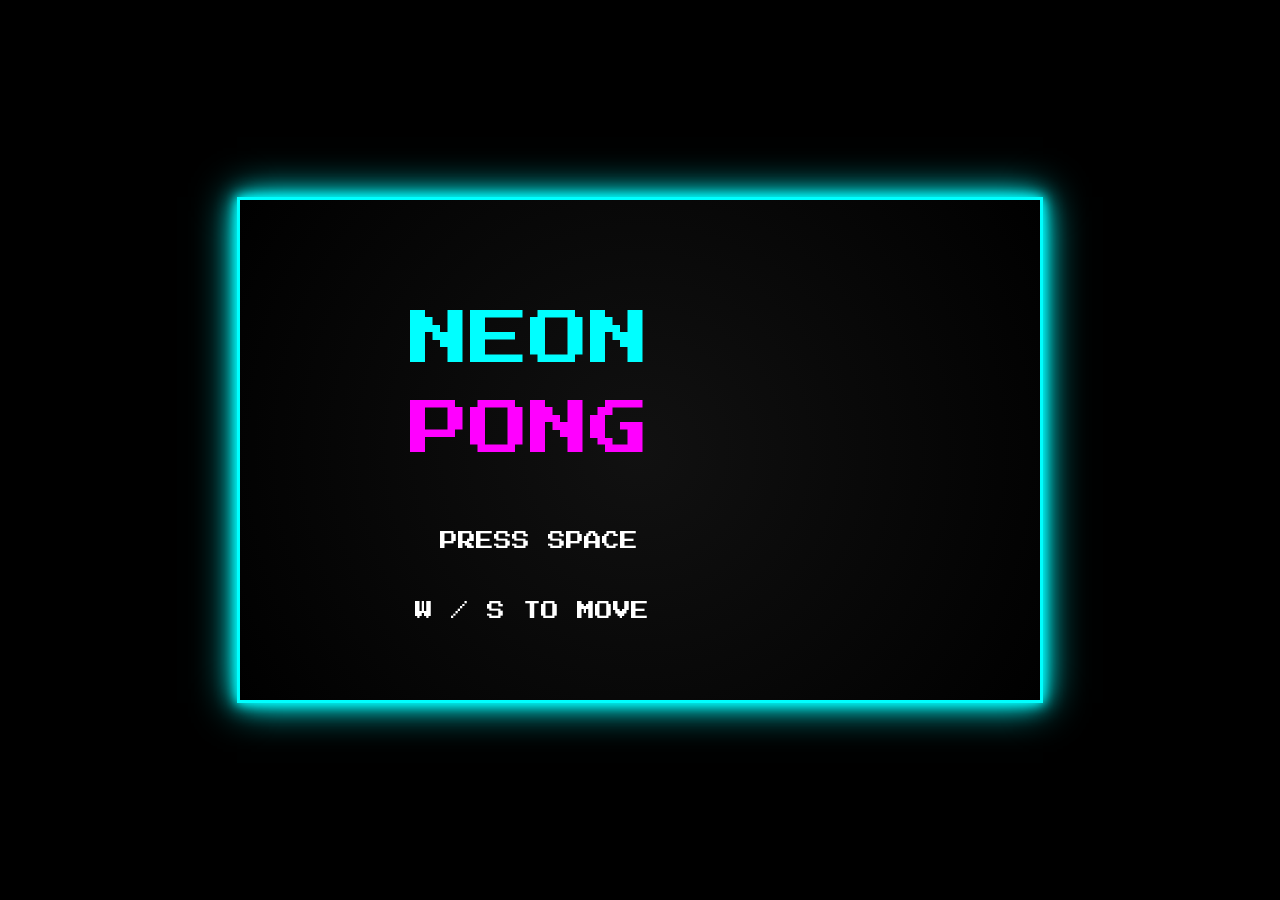
<file: PongGame/index.html>
<!DOCTYPE html>
<html lang="en">
<head>
    <meta charset="UTF-8">
    <meta name="viewport" content="width=device-width, initial-scale=1.0">
    <title>Pong Game</title>

    <link rel="stylesheet" href="style.css">

    <link href="https://fonts.googleapis.com/css2?family=Press+Start+2P&display=swap" rel="stylesheet"> 
</head>
<body>

    <canvas id="gameCanvas"></canvas>

    <script src="game.js"></script>
</body>
</html>
</file>
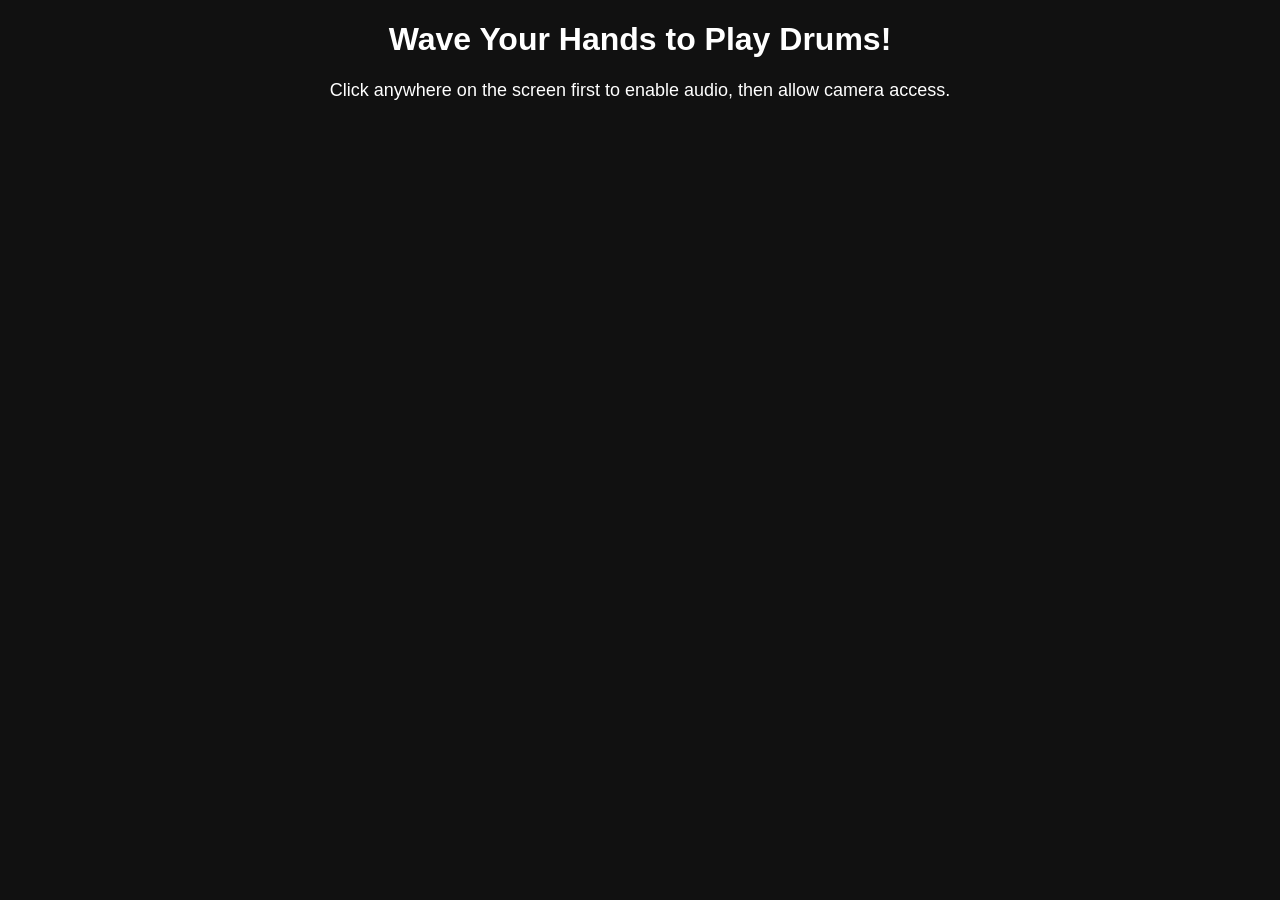
<file: drum.html>
<!DOCTYPE html>
<html lang="en">
<head>
    <meta charset="UTF-8">
    <meta name="viewport" content="width=device-width, initial-scale=1.0">
    <title>Air Drum Motion Instrument</title>
    <style>
        body {
            margin: 0;
            background: #111;
            color: white;
            font-family: sans-serif;
            text-align: center;
        }
        .container {
            position: relative;
            width: 640px;
            height: 480px;
            margin: 20px auto;
        }
        /* Mirror the video so it feels natural like a mirror */
        video, canvas {
            position: absolute;
            top: 0;
            left: 0;
            transform: scaleX(-1);
        }
        canvas {
            z-index: 10;
        }
        #info {
            font-size: 18px;
            margin-top: 20px;
        }
    </style>
</head>
<body>

    <h1>Wave Your Hands to Play Drums!</h1>
    <p id="info">Click anywhere on the screen first to enable audio, then allow camera access.</p>

    <div class="container">
        <!-- Hidden video element that grabs the webcam -->
        <video id="webcam" width="640" height="480" autoplay playsinline style="display:none;"></video>
        <!-- Canvas where we draw the video and the interactive buttons -->
        <canvas id="canvas" width="640" height="480"></canvas>
    </div>

    <script>
        const video = document.getElementById('webcam');
        const canvas = document.getElementById('canvas');
        const ctx = canvas.getContext('2d');

        let oldFrame = null;
        let audioCtx = null;

        // Define two interactive trigger zones (Left Drum and Right Drum)
        // Format: [x, y, width, height, frequency_of_sound, isTriggeredByMotion]
        const zones = [
            { x: 50, y: 100, w: 120, h: 120, note: 200, active: false, name: "Low Drum" },
            { x: 470, y: 100, w: 120, h: 120, note: 400, active: false, name: "High Drum" }
        ];

        // Initialize Audio on user click (Browsers block sound until clicked)
        window.addEventListener('click', () => {
            if (!audioCtx) {
                audioCtx = new (window.AudioContext || window.webkitAudioContext)();
                document.getElementById('info').innerText = "Audio Ready! Wave your hands in the red boxes.";
                startWebcam();
            }
        });

        // Request webcam access
        function startWebcam() {
            navigator.mediaDevices.getUserMedia({ video: { width: 640, height: 480 } })
                .then(stream => {
                    video.srcObject = stream;
                    video.addEventListener('loadedmetadata', () => {
                        requestAnimationFrame(processFrame);
                    });
                })
                .catch(err => {
                    console.error("Camera access denied: ", err);
                    document.getElementById('info').innerText = "Error: Camera access denied.";
                });
        }

        // Synthesize a quick beep sound using Web Audio API (No external sound files needed!)
        function playTone(frequency) {
            if (!audioCtx) return;
            const osc = audioCtx.createOscillator();
            const gain = audioCtx.createGain();
            
            osc.type = 'triangle';
            osc.frequency.setValueAtTime(frequency, audioCtx.currentTime);
            
            gain.gain.setValueAtTime(0.3, audioCtx.currentTime);
            // Quick fade out so it sounds punchy like a drum
            gain.gain.exponentialRampToValueAtTime(0.001, audioCtx.currentTime + 0.3);
            
            osc.connect(gain);
            gain.connect(audioCtx.destination);
            
            osc.start();
            osc.stop(audioCtx.currentTime + 0.3);
        }

        // Core Motion Detection Loop
        function processFrame() {
            // Draw current video frame to our visible canvas
            ctx.drawImage(video, 0, 0, canvas.width, canvas.height);
            
            // Get pixel data of the current frame
            const currentFrame = ctx.getImageData(0, 0, canvas.width, canvas.height);
            
            if (oldFrame) {
                // Loop through each interactive zone to check for motion
                zones.forEach(zone => {
                    let changedPixels = 0;
                    let totalPixelsChecked = 0;

                    // Scan pixels inside the specific bounding box of the zone
                    // Step by 4 pixels to make it run extremely fast
                    for (let y = zone.y; y < zone.y + zone.h; y += 4) {
                        for (let x = zone.x; x < zone.x + zone.w; x += 4) {
                            
                            // Map 2D coordinates to the 1D pixel array (Red, Green, Blue, Alpha)
                            const index = (y * canvas.width + x) * 4;
                            
                            // Calculate brightness difference for this pixel between frames
                            const currentBrightness = currentFrame.data[index] + currentFrame.data[index+1] + currentFrame.data[index+2];
                            const oldBrightness = oldFrame.data[index] + oldFrame.data[index+1] + oldFrame.data[index+2];
                            const diff = Math.abs(currentBrightness - oldBrightness) / 3;

                            totalPixelsChecked++;
                            if (diff > 40) { // Threshold: Adjust this number to change sensitivity
                                changedPixels++;
                            }
                        }
                    }

                    // If more than 15% of the zone pixels changed, motion is detected!
                    const motionPercentage = changedPixels / totalPixelsChecked;
                    if (motionPercentage > 0.15) {
                        if (!zone.active) { 
                            playTone(zone.note); // Trigger sound
                            zone.active = true;  // Lock it so it doesn't spam the sound
                        }
                    } else {
                        zone.active = false; // Reset lock when motion stops
                    }
                });
            }

            // Store current frame to compare against the next one
            oldFrame = currentFrame;

            // Draw visual UI overlay boxes for the visitors to see
            zones.forEach(zone => {
                ctx.strokeStyle = zone.active ? '#00FF00' : '#FF0000';
                ctx.lineWidth = zone.active ? 6 : 3;
                ctx.strokeRect(zone.x, zone.y, zone.w, zone.h);
                
                // Text label
                ctx.fillStyle = '#FFF';
                ctx.font = '16px sans-serif';
                ctx.fillText(zone.name, zone.x + 5, zone.y + 25);
            });

            // Keep looping
            requestAnimationFrame(processFrame);
        }
    </script>
</body>
</html>
</file>
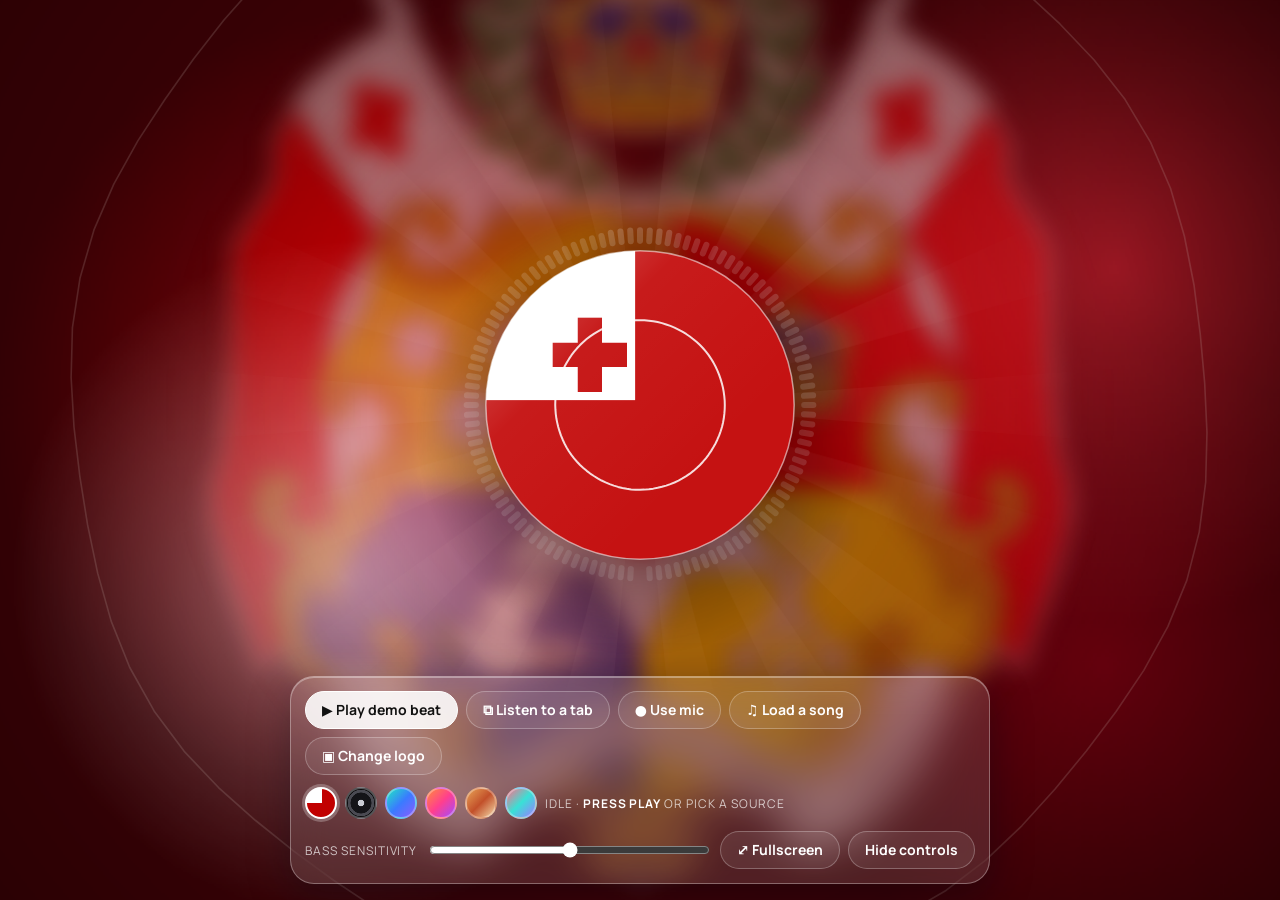
<file: island-pulse.html>
<!doctype html>
<html lang="en">
  <head>
    <meta charset="utf-8" />
    <meta
      name="viewport"
      content="width=device-width,initial-scale=1,viewport-fit=cover"
    />
    <title>Island Pulse</title>
    <link rel="preconnect" href="https://fonts.googleapis.com" />
    <link
      rel="stylesheet"
      href="https://fonts.googleapis.com/css2?family=Manrope:wght@500;700&display=swap"
    />
    <style>
      /* Layout: full-screen canvas, one frosted control dock that hides for recording */
      :root {
        --bg: #1c0306;
        --fg: #fff;
        --muted: rgba(255, 255, 255, 0.72);
        --glass: rgba(255, 255, 255, 0.12);
        --edge: rgba(255, 255, 255, 0.32);
        --shadow: rgba(4, 8, 20, 0.35);
        --body: "Manrope", system-ui, -apple-system, "Segoe UI", sans-serif;
        color-scheme: dark;
      }
      * {
        box-sizing: border-box;
      }
      [hidden] {
        display: none !important;
      }
      html,
      body {
        height: 100%;
        margin: 0;
      }
      body {
        background: var(--bg);
        color: var(--fg);
        font-family: var(--body);
        overflow: hidden;
      }
      canvas {
        position: fixed;
        inset: 0;
        width: 100%;
        height: 100%;
        display: block;
        cursor: pointer;
      }
      .glass {
        background: var(--glass);
        backdrop-filter: blur(18px);
        -webkit-backdrop-filter: blur(18px);
        border: 1px solid var(--edge);
        box-shadow:
          0 12px 40px var(--shadow),
          inset 0 1px 0 rgba(255, 255, 255, 0.35);
      }
      .dock {
        position: fixed;
        left: 50%;
        transform: translateX(-50%);
        bottom: calc(16px + env(safe-area-inset-bottom, 0px));
        width: min(
          700px,
          calc(100% - 2 * max(16px, env(safe-area-inset-left, 0px)))
        );
        border-radius: 24px;
        padding: 14px;
        display: flex;
        flex-direction: column;
        gap: 12px;
        transition:
          opacity 0.3s,
          transform 0.3s;
      }
      .dock.off {
        opacity: 0;
        pointer-events: none;
        transform: translate(-50%, 24px);
      }
      .row {
        display: flex;
        flex-wrap: wrap;
        gap: 8px;
        align-items: center;
      }
      .status {
        font-size: 12px;
        letter-spacing: 0.08em;
        text-transform: uppercase;
        color: var(--muted);
        min-width: 0;
        overflow: hidden;
        text-overflow: ellipsis;
        white-space: nowrap;
        flex: 1;
      }
      .status b {
        color: var(--fg);
      }
      button,
      .filebtn {
        position: relative;
        font: 700 14px/1 var(--body);
        color: var(--fg);
        background: rgba(255, 255, 255, 0.08);
        border: 1px solid rgba(255, 255, 255, 0.26);
        border-radius: 999px;
        padding: 11px 16px;
        cursor: pointer;
        display: inline-flex;
        align-items: center;
        gap: 8px;
      }
      button:hover,
      .filebtn:hover {
        background: rgba(255, 255, 255, 0.18);
        border-color: rgba(255, 255, 255, 0.5);
      }
      button:focus-visible,
      .filebtn:focus-within {
        outline: 2px solid #fff;
        outline-offset: 2px;
      }
      .primary {
        background: rgba(255, 255, 255, 0.88);
        color: #111;
        border-color: #fff;
      }
      .filebtn input {
        position: absolute;
        width: 1px;
        height: 1px;
        opacity: 0;
      }
      .swatches {
        display: flex;
        gap: 8px;
      }
      .sw {
        width: 32px;
        height: 32px;
        padding: 0;
        border-radius: 50%;
        border: 2px solid rgba(255, 255, 255, 0.3);
      }
      .sw[aria-pressed="true"] {
        border-color: #fff;
        box-shadow: 0 0 0 3px rgba(255, 255, 255, 0.25);
      }
      .sens {
        display: flex;
        align-items: center;
        gap: 10px;
        flex: 1;
        min-width: 200px;
        font-size: 12px;
        letter-spacing: 0.08em;
        text-transform: uppercase;
        color: var(--muted);
      }
      .sens input {
        flex: 1;
        min-width: 0;
        accent-color: #fff;
      }
      .hint {
        position: fixed;
        top: calc(16px + env(safe-area-inset-top, 0px));
        left: 50%;
        transform: translateX(-50%);
        font-size: 12px;
        padding: 8px 14px;
        border-radius: 999px;
        opacity: 0;
        transition: opacity 0.4s;
        pointer-events: none;
        white-space: nowrap;
      }
      .hint.on {
        opacity: 1;
      }
      @media (max-width: 480px) {
        button,
        .filebtn {
          padding: 10px 12px;
          font-size: 13px;
        }
      }
    </style>
  </head>
  <body>
    <canvas id="stage" aria-label="Music visualizer"></canvas>
    <div class="hint glass" id="hint">
      Tap anywhere to bring the controls back
    </div>

    <div class="dock glass" id="dock">
      <div class="row">
        <button class="primary" id="demoBtn" type="button">
          ▶ Play demo beat
        </button>
        <button id="tabBtn" type="button">⧉ Listen to a tab</button>
        <button id="micBtn" type="button">● Use mic</button>
        <label class="filebtn"
          >♫ Load a song<input id="fileIn" type="file" accept="audio/*"
        /></label>
        <button id="pauseBtn" type="button" hidden>❚❚ Pause</button>
        <label class="filebtn" id="imgBtn" hidden
          >▣ Change logo<input id="imgIn" type="file" accept="image/*"
        /></label>
      </div>
      <div class="row">
        <div
          class="swatches"
          id="swatches"
          role="group"
          aria-label="Theme"
        ></div>
        <div class="status" id="status">
          Idle · <b>press play</b> or pick a source
        </div>
      </div>
      <div class="row">
        <label class="sens" for="sensIn"
          >Bass sensitivity
          <input id="sensIn" type="range" min="0" max="100" value="50"
        /></label>
        <button id="fsBtn" type="button">⤢ Fullscreen</button>
        <button id="hideBtn" type="button">Hide controls</button>
      </div>
    </div>

    <script>
      (() => {
        const $ = (id) => document.getElementById(id);
        const statusEl = $("status"),
          pauseBtn = $("pauseBtn");

        /* ================= THEMES ================= */
        const THEMES = {
          Tonga: {
            kind: "tonga",
            bg: "#1c0306",
            blobs: ["#c10000", "#ff2b3a", "#ffd6da", "#7a0010"],
            swatch: "linear-gradient(#fff,#fff) 0 0/55% 50% no-repeat,#c10000",
          },
          Studio: {
            kind: "studio",
            bg: "#060607",
            swatch:
              "radial-gradient(circle,#c9ccd4 0 16%,#141418 18% 52%,#4a4a52 54% 66%,#0c0c0e 68%)",
          },
          Lagoon: {
            kind: "glass",
            bg: "#0b1a33",
            blobs: ["#1fe5c4", "#3a7bff", "#8a5cff", "#2cc3ff"],
          },
          Sunset: {
            kind: "glass",
            bg: "#2a0f2a",
            blobs: ["#ff8a3d", "#ff3f8e", "#a24bff", "#ffc24a"],
          },
          Tapa: {
            kind: "glass",
            bg: "#24150c",
            blobs: ["#e7a256", "#c2502a", "#f3d7a6", "#8a3b1f"],
          },
          Reef: {
            kind: "glass",
            bg: "#120c2e",
            blobs: ["#ff6f8a", "#38e1d6", "#9d7bff", "#ffb36b"],
          },
        };
        const hex = (h) =>
          [1, 3, 5].map((i) => parseInt(h.slice(i, i + 2), 16));
        const rgba = (c, a) => `rgba(${c[0]},${c[1]},${c[2]},${a})`;
        let theme,
          COLS = [],
          bgDirty = true;
        const shards = [],
          rings = [],
          ripples = [],
          coneDust = [];
        function setTheme(name) {
          theme = THEMES[name];
          COLS = (theme.blobs || []).map(hex);
          document.documentElement.style.setProperty("--bg", theme.bg);
          $("imgBtn").hidden = theme.kind !== "tonga";
          shards.length = rings.length = ripples.length = coneDust.length = 0;
          bgDirty = true;
        }
        const sw = $("swatches");
        Object.entries(THEMES).forEach(([name, t], i) => {
          const b = document.createElement("button");
          b.className = "sw";
          b.type = "button";
          b.title = name;
          b.setAttribute("aria-label", name + " theme");
          b.style.background =
            t.swatch ||
            `linear-gradient(135deg,${t.blobs[0]},${t.blobs[1]},${t.blobs[2]})`;
          b.setAttribute("aria-pressed", i === 0);
          b.onclick = () => {
            setTheme(name);
            sw.querySelectorAll(".sw").forEach((x) =>
              x.setAttribute("aria-pressed", x === b),
            );
          };
          sw.appendChild(b);
        });

        /* ================= AUDIO ================= */
        let ac, analyser, master, noiseBuf;
        let freq = new Uint8Array(512),
          wave = new Uint8Array(1024);
        let mode = "idle",
          audioEl = null,
          demoTimer = null,
          nextTime = 0,
          step = 0;

        function ensureAudio() {
          if (ac) return;
          ac = new (window.AudioContext || window.webkitAudioContext)();
          analyser = ac.createAnalyser();
          analyser.fftSize = 1024;
          analyser.smoothingTimeConstant = 0.45;
          master = ac.createGain();
          master.gain.value = 0.9;
          master.connect(ac.destination);
          master.connect(analyser); // shared tab / mic go to the analyser only (no echo)
          freq = new Uint8Array(analyser.frequencyBinCount);
          wave = new Uint8Array(analyser.fftSize);
          noiseBuf = ac.createBuffer(1, ac.sampleRate, ac.sampleRate);
          const d = noiseBuf.getChannelData(0);
          for (let i = 0; i < d.length; i++) d[i] = Math.random() * 2 - 1;
        }
        const mtof = (m) => 440 * 2 ** ((m - 69) / 12);
        function kick(t) {
          const o = ac.createOscillator(),
            gn = ac.createGain();
          o.frequency.setValueAtTime(150, t);
          o.frequency.exponentialRampToValueAtTime(42, t + 0.16);
          gn.gain.setValueAtTime(1, t);
          gn.gain.exponentialRampToValueAtTime(0.001, t + 0.45);
          o.connect(gn).connect(master);
          o.start(t);
          o.stop(t + 0.5);
        }
        function noiseHit(t, type, f, vol, dur) {
          const s = ac.createBufferSource(),
            fl = ac.createBiquadFilter(),
            gn = ac.createGain();
          s.buffer = noiseBuf;
          fl.type = type;
          fl.frequency.value = f;
          gn.gain.setValueAtTime(vol, t);
          gn.gain.exponentialRampToValueAtTime(0.001, t + dur);
          s.connect(fl).connect(gn).connect(master);
          s.start(t);
          s.stop(t + dur + 0.05);
        }
        function tone(t, f, type, vol, dur, cut) {
          const o = ac.createOscillator(),
            fl = ac.createBiquadFilter(),
            gn = ac.createGain();
          o.type = type;
          o.frequency.value = f;
          fl.type = "lowpass";
          fl.frequency.value = cut;
          fl.Q.value = 3;
          gn.gain.setValueAtTime(0, t);
          gn.gain.linearRampToValueAtTime(vol, t + 0.01);
          gn.gain.exponentialRampToValueAtTime(0.001, t + dur);
          o.connect(fl).connect(gn).connect(master);
          o.start(t);
          o.stop(t + dur + 0.05);
        }
        function riser(t, dur) {
          const s = ac.createBufferSource(),
            fl = ac.createBiquadFilter(),
            gn = ac.createGain();
          s.buffer = noiseBuf;
          s.loop = true;
          fl.type = "bandpass";
          fl.Q.value = 2;
          fl.frequency.setValueAtTime(300, t);
          fl.frequency.exponentialRampToValueAtTime(7000, t + dur);
          gn.gain.setValueAtTime(0.001, t);
          gn.gain.exponentialRampToValueAtTime(0.35, t + dur);
          s.connect(fl).connect(gn).connect(master);
          s.start(t);
          s.stop(t + dur);
        }
        const ROOTS = [45, 41, 48, 43],
          CHORDS = [
            [57, 60, 64],
            [53, 57, 60],
            [55, 60, 64],
            [55, 59, 62],
          ];
        const BASS = { 0: 0, 3: 0, 6: 7, 8: 12, 10: 7, 14: 3 },
          BPM = 96;
        // 16-bar demo song: groove -> breakdown -> build-up -> DROP
        function playStep(s, t) {
          const B = Math.floor(s / 16) % 16,
            bar = B % 4,
            st = s % 16,
            root = ROOTS[bar];
          const sec =
            B < 6 ? "groove" : B < 8 ? "break" : B < 10 ? "build" : "drop";
          const skank = st === 2 || st === 6 || st === 10 || st === 14;
          if (sec === "break") {
            if (skank)
              CHORDS[bar].forEach((n) =>
                tone(t, mtof(n), "square", 0.05, 0.22, 1800),
              );
            if (st % 4 === 2) noiseHit(t, "highpass", 7500, 0.05, 0.05);
            return;
          }
          if (sec === "build") {
            if (B === 8 && st === 0) riser(t, (60 / BPM) * 8);
            if (st % 4 === 0) noiseHit(t, "bandpass", 420, 0.45, 0.08);
            const every = B === 8 ? 4 : st < 8 ? 2 : 1;
            if (st % every === 0)
              noiseHit(
                t,
                "bandpass",
                1900,
                0.2 + (((B - 8) * 16 + st) / 32) * 0.4,
                0.12,
              );
            if (st % 2 === 0) noiseHit(t, "highpass", 7500, 0.1, 0.05);
            if (skank)
              CHORDS[bar].forEach((n) =>
                tone(t, mtof(n), "square", 0.04, 0.1, 2200),
              );
            return;
          }
          if (sec === "drop" && B === 10 && st === 0)
            noiseHit(t, "highpass", 4000, 0.55, 1.8);
          if (st === 0 || st === 6 || st === 8 || st === 11) kick(t);
          if (st === 4 || st === 12) {
            noiseHit(t, "bandpass", 1900, 0.55, 0.18);
            tone(t, 190, "triangle", 0.25, 0.08, 2000);
          }
          if (st % 2 === 0)
            noiseHit(t, "highpass", 7500, st % 4 === 2 ? 0.16 : 0.07, 0.05);
          if (st in BASS)
            tone(
              t,
              mtof(root + BASS[st]),
              "sawtooth",
              sec === "drop" ? 0.38 : 0.32,
              0.28,
              sec === "drop" ? 700 : 520,
            );
          if (skank)
            CHORDS[bar].forEach((n) =>
              tone(t, mtof(n), "square", 0.045, 0.12, 2600),
            );
        }
        function scheduler() {
          const spb = 60 / BPM / 4;
          while (nextTime < ac.currentTime + 0.12) {
            playStep(step, nextTime);
            nextTime += spb;
            step = (step + 1) % 256;
          }
        }
        function stopDemo() {
          if (demoTimer) {
            clearInterval(demoTimer);
            demoTimer = null;
          }
        }
        function startDemo() {
          ensureAudio();
          ac.resume();
          if (audioEl) audioEl.pause();
          stopStream();
          stopDemo();
          nextTime = ac.currentTime + 0.05;
          step = 0;
          demoTimer = setInterval(scheduler, 25);
          mode = "demo";
          statusEl.innerHTML = `Playing · <b>demo beat</b> · drop at 0:25`;
          pauseBtn.hidden = false;
          pauseBtn.textContent = "❚❚ Pause";
        }
        $("demoBtn").onclick = startDemo;

        // live sources: a shared browser tab (YouTube etc.) or the mic
        let stream = null,
          streamSrc = null;
        function stopStream() {
          if (stream) {
            stream.getTracks().forEach((t) => t.stop());
            stream = null;
          }
          if (streamSrc) {
            streamSrc.disconnect();
            streamSrc = null;
          }
        }
        async function grabTab(audio) {
          // ask for the smallest, slowest video possible: we only need the sound, and video capture costs a lot of power
          const opts = {
            video: {
              frameRate: { max: 1 },
              width: { max: 160 },
              height: { max: 120 },
            },
            audio,
            selfBrowserSurface: "exclude",
            surfaceSwitching: "exclude",
            systemAudio: "exclude",
            preferCurrentTab: false,
          };
          try {
            return await navigator.mediaDevices.getDisplayMedia(opts);
          } catch (e) {
            if (e && e.name === "TypeError")
              return navigator.mediaDevices.getDisplayMedia({
                video: true,
                audio,
              });
            throw e;
          }
        }
        async function useStream(kind) {
          ensureAudio();
          ac.resume();
          const clean = {
            echoCancellation: false,
            noiseSuppression: false,
            autoGainControl: false,
          };
          try {
            const s =
              kind === "tab"
                ? await grabTab(clean)
                : await navigator.mediaDevices.getUserMedia({ audio: clean });
            if (!s.getAudioTracks().length) {
              s.getTracks().forEach((t) => t.stop());
              statusEl.textContent =
                "No sound came through. Pick the YouTube tab and switch on “Share tab audio”.";
              return;
            }
            s.getVideoTracks().forEach((v) => {
              try {
                v.applyConstraints({ frameRate: 1, width: 160, height: 120 });
              } catch (e) {}
            });
            stopDemo();
            if (audioEl) audioEl.pause();
            stopStream();
            stream = s;
            streamSrc = ac.createMediaStreamSource(
              new MediaStream(s.getAudioTracks()),
            );
            streamSrc.connect(analyser);
            mode = "stream";
            pauseBtn.hidden = true;
            statusEl.innerHTML =
              kind === "tab"
                ? "Listening · <b>shared tab</b>"
                : "Listening · <b>microphone</b>";
            s.getAudioTracks()[0].onended = () => {
              stopStream();
              mode = "idle";
              statusEl.innerHTML = "Stopped · <b>pick a source</b>";
            };
          } catch (err) {
            statusEl.textContent =
              kind === "tab"
                ? "Tab sharing was cancelled or isn't supported. Use Chrome or Edge on a laptop."
                : "Mic access was blocked. Allow the mic in the address bar and try again.";
          }
        }
        $("tabBtn").onclick = () => useStream("tab");
        $("micBtn").onclick = () => useStream("mic");
        $("fileIn").onchange = (e) => {
          const f = e.target.files[0];
          if (!f) return;
          ensureAudio();
          ac.resume();
          stopDemo();
          stopStream();
          if (!audioEl) {
            audioEl = new Audio();
            audioEl.loop = true;
            ac.createMediaElementSource(audioEl).connect(master);
          }
          if (audioEl.src) URL.revokeObjectURL(audioEl.src);
          audioEl.src = URL.createObjectURL(f);
          audioEl
            .play()
            .then(() => {
              mode = "file";
              pauseBtn.hidden = false;
              pauseBtn.textContent = "❚❚ Pause";
              statusEl.innerHTML = "Playing · <b></b>";
              statusEl.querySelector("b").textContent = f.name.replace(
                /\.[^.]+$/,
                "",
              );
            })
            .catch(() => {
              statusEl.textContent =
                "Couldn't play that file. Try an mp3 or m4a.";
            });
        };
        pauseBtn.onclick = () => {
          if (mode === "demo") {
            stopDemo();
            mode = "paused-demo";
            pauseBtn.textContent = "▶ Resume";
            statusEl.innerHTML = "Paused · <b>demo beat</b>";
          } else if (mode === "paused-demo") startDemo();
          else if (mode === "file") {
            audioEl.pause();
            mode = "paused-file";
            pauseBtn.textContent = "▶ Resume";
          } else if (mode === "paused-file") {
            ac.resume();
            audioEl.play();
            mode = "file";
            pauseBtn.textContent = "❚❚ Pause";
          }
        };

        /* ================= UI ================= */
        const dock = $("dock"),
          hint = $("hint");
        let hintTimer;
        function hideDock() {
          dock.classList.add("off");
          hint.classList.add("on");
          clearTimeout(hintTimer);
          hintTimer = setTimeout(() => hint.classList.remove("on"), 1800);
        }
        function showDock() {
          dock.classList.remove("off");
          hint.classList.remove("on");
        }
        $("hideBtn").onclick = hideDock;
        $("fsBtn").onclick = () => {
          if (document.fullscreenElement) document.exitFullscreen?.();
          else document.documentElement.requestFullscreen?.().catch(() => {});
        };
        let sens = 0.5;
        $("sensIn").oninput = (e) => {
          sens = e.target.value / 100;
        };
        document.addEventListener("keydown", (e) => {
          if (e.target.tagName === "INPUT") return;
          if (e.key === "h" || e.key === "H")
            dock.classList.contains("off") ? showDock() : hideDock();
          if (e.key === " ") {
            e.preventDefault();
            if (mode === "idle") startDemo();
            else if (!pauseBtn.hidden) pauseBtn.click();
          }
        });

        /* ================= CANVASES (everything heavy is pre-drawn once) ================= */
        const cv = $("stage"),
          g = cv.getContext("2d");
        const bgC = document.createElement("canvas"),
          bg = bgC.getContext("2d"); // background at half size
        const tinyC = document.createElement("canvas"),
          tiny = tinyC.getContext("2d"); // tiny copy = cheap blur for the glass
        const vigC = document.createElement("canvas"),
          raysC = document.createElement("canvas"),
          shadowC = document.createElement("canvas");
        const beamC = document.createElement("canvas"),
          beamX = beamC.getContext("2d");
        let W = 0,
          H = 0,
          DPR = 1,
          BW = 1,
          BH = 1,
          S = 1;

        // Tonga flag (square, made for the circle)
        const flagC = document.createElement("canvas");
        flagC.width = flagC.height = 400;
        {
          const f = flagC.getContext("2d");
          f.fillStyle = "#c10000";
          f.fillRect(0, 0, 400, 400);
          f.fillStyle = "#fff";
          f.fillRect(0, 0, 194, 194);
          f.fillStyle = "#c10000";
          f.fillRect(138 - 46, 138 - 15, 92, 30);
          f.fillRect(138 - 15, 138 - 46, 30, 92);
        }

        // smoke texture for the Studio theme
        function makeSmoke(n, seed) {
          const c = document.createElement("canvas");
          c.width = c.height = n;
          const x = c.getContext("2d"),
            img = x.createImageData(n, n);
          let s = seed;
          const rnd = () => (s = (s * 16807) % 2147483647) / 2147483647;
          const G = 32,
            grid = [];
          for (let i = 0; i < G * G; i++) grid.push(rnd());
          const sm = (q) => q * q * (3 - 2 * q);
          const vn = (px, py) => {
            const xi = Math.floor(px),
              yi = Math.floor(py),
              xf = sm(px - xi),
              yf = sm(py - yi);
            const a = grid[(yi % G) * G + (xi % G)],
              b = grid[(yi % G) * G + ((xi + 1) % G)],
              c2 = grid[((yi + 1) % G) * G + (xi % G)],
              d = grid[((yi + 1) % G) * G + ((xi + 1) % G)];
            return (
              a + (b - a) * xf + (c2 - a) * yf + (a - b - c2 + d) * xf * yf
            );
          };
          for (let y = 0; y < n; y++)
            for (let X = 0; X < n; X++) {
              let v = 0,
                amp = 0.5,
                fq = 1 / 12;
              for (let o = 0; o < 4; o++) {
                v += vn(X * fq + o * 7, y * fq + o * 13) * amp;
                amp *= 0.5;
                fq *= 2;
              }
              v = Math.max(0, (v - 0.33) * 1.9);
              const i = (y * n + X) * 4;
              img.data[i] = img.data[i + 1] = img.data[i + 2] = 255;
              img.data[i + 3] = Math.min(255, v * v * 255);
            }
          x.putImageData(img, 0, 0);
          return c;
        }
        const smokeA = makeSmoke(128, 7),
          smokeB = makeSmoke(128, 99);

        // Tonga coat of arms (built in); blurred once, not every frame
        let logoImg = new Image(),
          logoBlurC = document.createElement("canvas");
        logoImg.onload = () => {
          makeLogoBlur();
          bgDirty = true;
        };
        logoImg.src =
          "[data-uri]";
        $("imgIn").onchange = (e) => {
          const f = e.target.files[0];
          if (!f) return;
          const im = new Image();
          im.onload = () => {
            logoImg = im;
            makeLogoBlur();
            bgDirty = true;
          };
          im.src = URL.createObjectURL(f);
        };
        function makeLogoBlur() {
          if (!logoImg.complete || !logoImg.naturalWidth) return;
          logoBlurC.width = BW;
          logoBlurC.height = BH;
          const x = logoBlurC.getContext("2d");
          const fit =
              (Math.min(BW, BH) * 1.05) /
              Math.max(logoImg.width, logoImg.height),
            iw = logoImg.width * fit,
            ih = logoImg.height * fit;
          x.filter = "blur(6px)";
          x.globalAlpha = 0.6;
          x.drawImage(logoImg, BW / 2 - iw / 2, BH * 0.45 - ih / 2, iw, ih);
        }

        function resize() {
          DPR = Math.min(window.devicePixelRatio || 1, 1.5);
          W = window.innerWidth;
          H = window.innerHeight;
          S = Math.min(W, H);
          cv.width = Math.round(W * DPR);
          cv.height = Math.round(H * DPR);
          BW = Math.max(1, Math.round(W / 2));
          BH = Math.max(1, Math.round(H / 2));
          bgC.width = beamC.width = vigC.width = BW;
          bgC.height = beamC.height = vigC.height = BH;
          tinyC.width = Math.max(1, Math.round(W / 24));
          tinyC.height = Math.max(1, Math.round(H / 24));
          // vignette
          const v = vigC.getContext("2d"),
            vg = v.createRadialGradient(
              BW / 2,
              BH * 0.45,
              Math.min(BW, BH) * 0.3,
              BW / 2,
              BH * 0.45,
              Math.max(BW, BH) * 0.75,
            );
          vg.addColorStop(0, "rgba(0,0,0,0)");
          vg.addColorStop(1, "rgba(0,0,0,.45)");
          v.fillStyle = vg;
          v.fillRect(0, 0, BW, BH);
          // light rays sprite (Tonga)
          const rs = Math.round(S * 1.1);
          raysC.width = raysC.height = rs;
          const r = raysC.getContext("2d"),
            rc = rs / 2;
          for (let i = 0; i < 18; i++) {
            const a = (i / 18) * Math.PI * 2,
              w = (Math.PI / 18) * 0.45;
            const gr = r.createRadialGradient(rc, rc, S * 0.15, rc, rc, rc);
            gr.addColorStop(0, "rgba(255,205,195,.22)");
            gr.addColorStop(1, "rgba(255,205,195,0)");
            r.fillStyle = gr;
            r.beginPath();
            r.moveTo(rc, rc);
            r.arc(rc, rc, rc, a - w, a + w);
            r.closePath();
            r.fill();
          }
          // soft drop shadow sprite for the disc / speaker
          const sh = Math.round(S * 0.9);
          shadowC.width = shadowC.height = sh;
          const s2 = shadowC.getContext("2d"),
            sc = sh / 2;
          const sg = s2.createRadialGradient(sc, sc, 0, sc, sc, sc);
          sg.addColorStop(0, "rgba(0,0,0,.55)");
          sg.addColorStop(0.55, "rgba(0,0,0,.3)");
          sg.addColorStop(1, "rgba(0,0,0,0)");
          s2.fillStyle = sg;
          s2.fillRect(0, 0, sh, sh);
          makeLogoBlur();
          bgDirty = true;
        }
        addEventListener("resize", resize);
        resize();
        cv.addEventListener("click", () => {
          if (dock.classList.contains("off")) showDock();
        });
        setTheme("Tonga");

        /* ================= BACKGROUNDS (drawn at half size, every other frame) ================= */
        const BLOBS = [
          { x: 0.3, y: 0.32, r: 0.42, sp: 0.13, ph: 0, c: 0 },
          { x: 0.72, y: 0.36, r: 0.38, sp: 0.1, ph: 2, c: 1 },
          { x: 0.4, y: 0.72, r: 0.36, sp: 0.16, ph: 4, c: 2 },
          { x: 0.7, y: 0.7, r: 0.34, sp: 0.12, ph: 1.3, c: 3 },
        ];
        function drawBlobs(t, swell, alpha) {
          const s = Math.min(BW, BH);
          bg.globalCompositeOperation = "screen";
          bg.globalAlpha = alpha;
          for (const b of BLOBS) {
            const x = BW * (b.x + 0.16 * Math.sin(t * b.sp + b.ph)),
              y = BH * (b.y + 0.13 * Math.cos(t * b.sp * 0.8 + b.ph)),
              r = s * b.r * (1 + swell * 0.4);
            const gr = bg.createRadialGradient(x, y, 0, x, y, r),
              col = COLS[b.c];
            gr.addColorStop(0, rgba(col, 0.85));
            gr.addColorStop(0.55, rgba(col, 0.35));
            gr.addColorStop(1, rgba(col, 0));
            bg.fillStyle = gr;
            bg.beginPath();
            bg.arc(x, y, r, 0, Math.PI * 2);
            bg.fill();
          }
          bg.globalCompositeOperation = "source-over";
          bg.globalAlpha = 1;
        }
        function drawSmoke(x2, t, sz) {
          for (const [img, sp, dir] of [
            [smokeA, 0.012, 1],
            [smokeB, 0.008, -1],
          ]) {
            const ox = ((t * sp * dir) % 1) * sz;
            for (let k = -1; k <= 1; k++)
              x2.drawImage(img, ox + k * sz - sz * 0.1, -sz * 0.1, sz, sz);
          }
        }
        function drawBackground(t, hit, flash) {
          bg.fillStyle = theme.bg;
          bg.fillRect(0, 0, BW, BH);
          if (theme.kind === "glass") {
            drawBlobs(t, hit, 1);
            return;
          }
          if (theme.kind === "tonga") {
            if (logoBlurC.width > 1) {
              const z = 1 + hit * 0.04;
              bg.drawImage(
                logoBlurC,
                (BW * (1 - z)) / 2,
                BH * 0.45 * (1 - z),
                BW * z,
                BH * z,
              );
            }
            bg.fillStyle = "rgba(150,0,12,.32)";
            bg.fillRect(0, 0, BW, BH);
            drawBlobs(t, hit, 0.7);
            return;
          }
          // studio: haze + smoke + two spotlights
          const hz = bg.createRadialGradient(
            BW / 2,
            BH * 0.45,
            0,
            BW / 2,
            BH * 0.45,
            Math.max(BW, BH) * 0.7,
          );
          hz.addColorStop(0, "#28262f");
          hz.addColorStop(1, "#060607");
          bg.fillStyle = hz;
          bg.fillRect(0, 0, BW, BH);
          const sz = Math.max(BW, BH) * 1.2;
          bg.globalAlpha = 0.16;
          drawSmoke(bg, t, sz);
          bg.globalAlpha = 1;
          beamX.clearRect(0, 0, BW, BH);
          const white = Math.min(1, flash);
          const spots = [
            {
              x: -BW * 0.05,
              col: [255, 186, 110],
              a: 0.55 + Math.sin(t * 0.4) * 0.2,
            },
            {
              x: BW * 1.05,
              col: [120, 170, 255],
              a: Math.PI - 0.55 - Math.sin(t * 0.33 + 1) * 0.2,
            },
          ];
          for (const sp of spots) {
            const col = sp.col.map((v) => Math.round(v + (255 - v) * white)),
              len = Math.hypot(BW, BH) * 1.1,
              spread = 0.15 + hit * 0.04;
            beamX.save();
            beamX.beginPath();
            beamX.moveTo(sp.x, -10);
            beamX.lineTo(
              sp.x + Math.cos(sp.a - spread) * len,
              -10 + Math.sin(sp.a - spread) * len,
            );
            beamX.lineTo(
              sp.x + Math.cos(sp.a + spread) * len,
              -10 + Math.sin(sp.a + spread) * len,
            );
            beamX.closePath();
            beamX.clip();
            const lg = beamX.createRadialGradient(
              sp.x,
              -10,
              0,
              sp.x,
              -10,
              len * 0.95,
            );
            lg.addColorStop(0, `rgba(${col},${0.75 + hit * 0.25})`);
            lg.addColorStop(1, `rgba(${col},0)`);
            beamX.fillStyle = lg;
            beamX.fillRect(0, 0, BW, BH);
            beamX.globalCompositeOperation = "destination-in";
            drawSmoke(beamX, t, sz);
            beamX.globalCompositeOperation = "lighter";
            const lg2 = beamX.createRadialGradient(
              sp.x,
              -10,
              0,
              sp.x,
              -10,
              len * 0.8,
            );
            lg2.addColorStop(
              0,
              `rgba(${col},${0.06 + hit * 0.12 + flash * 0.2})`,
            );
            lg2.addColorStop(1, `rgba(${col},0)`);
            beamX.fillStyle = lg2;
            beamX.fillRect(0, 0, BW, BH);
            beamX.restore();
          }
          bg.globalCompositeOperation = "lighter";
          bg.drawImage(beamC, 0, 0);
          bg.drawImage(beamC, 0, 0);
          if (hit > 0.3) bg.drawImage(beamC, 0, 0);
          bg.globalCompositeOperation = "source-over";
        }

        /* ================= EFFECTS ================= */
        function spawnShards(cx, cy, R, n) {
          for (let i = 0; i < n; i++) {
            const a = Math.random() * Math.PI * 2,
              sp = 2 + Math.random() * 4.5,
              sz = 6 + Math.random() * 14,
              m = Math.random() < 0.4 ? 4 : 3,
              pts = [];
            for (let j = 0; j < m; j++) {
              const pa = (j / m) * Math.PI * 2 + Math.random() * 0.9,
                pr = sz * (0.5 + Math.random() * 0.6);
              pts.push([Math.cos(pa) * pr, Math.sin(pa) * pr]);
            }
            shards.push({
              x: cx + Math.cos(a) * R,
              y: cy + Math.sin(a) * R,
              vx: Math.cos(a) * sp,
              vy: Math.sin(a) * sp,
              rot: Math.random() * 6.28,
              vr: (Math.random() - 0.5) * 0.25,
              pts,
              life: 1,
            });
          }
          if (shards.length > 70) shards.splice(0, shards.length - 70);
        }
        function waveSnap() {
          const n = 72,
            o = new Float32Array(n);
          for (let i = 0; i < n; i++)
            o[i] = (wave[Math.floor((i / n) * (wave.length - 1))] - 128) / 128;
          return o;
        }

        /* ================= SPEAKER (Studio) ================= */
        let ex = 0,
          exV = 0;
        function drawSpeaker(cx, cy) {
          const Rf = S * 0.33,
            Rs = Rf * 0.86,
            Rc = Rf * 0.68,
            Rd = Rf * 0.24,
            k = 1 + ex * 0.11;
          const fr = g.createLinearGradient(cx - Rf, cy - Rf, cx + Rf, cy + Rf);
          fr.addColorStop(0, "#3b3b42");
          fr.addColorStop(0.5, "#151518");
          fr.addColorStop(1, "#2a2a30");
          g.fillStyle = fr;
          g.beginPath();
          g.arc(cx, cy, Rf, 0, Math.PI * 2);
          g.fill();
          g.strokeStyle = "rgba(255,255,255,.18)";
          g.lineWidth = 1.2;
          g.stroke();
          g.fillStyle = "#9a9aa2";
          for (let i = 0; i < 8; i++) {
            const a = (i / 8) * Math.PI * 2 + Math.PI / 8;
            g.beginPath();
            g.arc(
              cx + Math.cos(a) * Rf * 0.93,
              cy + Math.sin(a) * Rf * 0.93,
              Rf * 0.028,
              0,
              Math.PI * 2,
            );
            g.fill();
          }
          const sv = Math.round(70 + ex * 70),
            sur = g.createRadialGradient(
              cx - Rs * 0.15 * k,
              cy - Rs * 0.2 * k,
              Rc * k * 0.9,
              cx,
              cy,
              Rs * k,
            );
          sur.addColorStop(0, "#0b0b0c");
          sur.addColorStop(0.55, `rgb(${sv},${sv},${sv + 8})`);
          sur.addColorStop(1, "#08080a");
          g.fillStyle = sur;
          g.beginPath();
          g.arc(cx, cy, Rs * k, 0, Math.PI * 2);
          g.arc(cx, cy, Rc * k, 0, Math.PI * 2, true);
          g.fill();
          const cvv = Math.round(20 + ex * 30),
            cone = g.createRadialGradient(cx, cy, Rd * k, cx, cy, Rc * k);
          cone.addColorStop(0, `rgb(${cvv},${cvv},${cvv + 4})`);
          cone.addColorStop(1, "#0d0d10");
          g.fillStyle = cone;
          g.beginPath();
          g.arc(cx, cy, Rc * k, 0, Math.PI * 2);
          g.fill();
          g.lineCap = "round";
          g.lineWidth = Rf * 0.04;
          g.strokeStyle = `rgba(255,186,110,${0.35 + ex * 0.45})`;
          g.beginPath();
          g.arc(cx, cy, ((Rs + Rc) / 2) * k, -2.65, -1.95);
          g.stroke();
          g.strokeStyle = `rgba(120,170,255,${0.35 + ex * 0.45})`;
          g.beginPath();
          g.arc(cx, cy, ((Rs + Rc) / 2) * k, -1.15, -0.45);
          g.stroke();
          const dr = Rd * (1 + ex * 0.22) * k,
            dc = g.createRadialGradient(
              cx - dr * 0.35,
              cy - dr * 0.4,
              dr * 0.05,
              cx,
              cy,
              dr,
            );
          dc.addColorStop(0, "rgba(255,255,255,.75)");
          dc.addColorStop(0.35, "rgba(200,210,230,.22)");
          dc.addColorStop(1, "rgba(60,60,70,.45)");
          g.fillStyle = dc;
          g.beginPath();
          g.arc(cx, cy, dr, 0, Math.PI * 2);
          g.fill();
          g.strokeStyle = "rgba(255,255,255,.5)";
          g.lineWidth = 1.2;
          g.stroke();
          if (ex > 0.25) {
            g.strokeStyle = `rgba(255,255,255,${Math.min(0.4, (ex - 0.25) * 0.35)})`;
            g.lineWidth = 2 + ex * 6;
            g.beginPath();
            g.arc(cx, cy, Rf * (1.04 + ex * 0.25), 0, Math.PI * 2);
            g.stroke();
          }
          g.fillStyle = "#ddd";
          for (let i = coneDust.length - 1; i >= 0; i--) {
            const d = coneDust[i];
            d.x += d.vx * F;
            d.y += d.vy * F;
            d.vy += 0.25 * F;
            d.life -= 0.03 * F;
            if (d.life <= 0) {
              coneDust.splice(i, 1);
              continue;
            }
            g.globalAlpha = d.life * 0.7;
            g.fillRect(d.x, d.y, 1.8, 1.8);
          }
          g.globalAlpha = 1;
        }

        /* ================= FRAME ================= */
        const prevLow = new Uint8Array(8),
          freqS = new Float32Array(512);
        let F = 1,
          lastTs = 0,
          frameNo = 0,
          tB = 0,
          hit = 0,
          subLvl = 0,
          kickAvg = 5,
          lastHit = 0,
          shine = 0,
          flash = 0;
        let bMed = 0.3,
          bSlow = 0.3,
          eMed = 0.3,
          eSlow = 0.3,
          lowSince = 0,
          lastLow = -1e9,
          lastDrop = -1e9,
          liveSince = 0,
          wasLive = false;
        const avg = (a, i0, i1) => {
          let s = 0;
          for (let i = i0; i < i1; i++) s += a[i];
          return s / (i1 - i0);
        };

        function idleData(t) {
          // no music yet: a soft fake "808" every 1.3 s so the page isn't dead
          const k = Math.exp(-(t % 1.3) * 7);
          freq.fill(0);
          for (let i = 1; i < 6; i++) freq[i] = Math.min(255, 60 + k * 190);
          for (let i = 6; i < 200; i++)
            freq[i] = Math.max(0, 60 * k * (1 - i / 200));
          for (let i = 0; i < wave.length; i++)
            wave[i] = 128 + Math.sin(i * 0.05) * 30 * k;
        }

        function frame(ts) {
          const t = ts / 1000,
            dt = Math.min(0.05, (ts - lastTs) / 1000 || 0.016);
          lastTs = ts;
          F = dt * 60;
          frameNo++;
          const live =
            analyser &&
            (mode === "demo" || mode === "file" || mode === "stream");
          if (live) {
            analyser.getByteFrequencyData(freq);
            analyser.getByteTimeDomainData(wave);
          } else idleData(t);
          const now = performance.now(),
            cx = W / 2,
            cy = H * 0.45,
            base = S * 0.17;

          // ---- BASS ONLY: the real low end (≈40-120 Hz) must be loud AND jump suddenly ----
          const sub = avg(freq, 1, 4) / 255,
            gate = 0.74 - sens * 0.3;
          let fl = 0;
          for (let i = 1; i < 4; i++) {
            const d = freq[i] - prevLow[i];
            if (d > 0) fl += d;
            prevLow[i] = freq[i];
          }
          fl /= 3;
          kickAvg = kickAvg * 0.93 + fl * 0.07;
          subLvl = Math.max(0, (sub - gate) / (1 - gate));
          const isHit = live
            ? sub > gate &&
              fl > 22 - sens * 14 &&
              fl > kickAvg * 1.4 &&
              now - lastHit > 160
            : sub > 0.7 && fl > 20 && now - lastHit > 500;
          if (isHit) {
            lastHit = now;
            hit = 1;
            shine = 1;
            if (theme.kind === "tonga") {
              rings.push({
                r: base * 1.12,
                life: 1,
                shape: waveSnap(),
                spin: Math.random() * 6.28,
                amp: 1,
              });
              if (rings.length > 5) rings.shift();
            } else if (theme.kind === "studio") {
              exV += 0.35;
              for (let i = 0; i < 8; i++) {
                const a = Math.random() * 6.28,
                  r = S * 0.33 * (0.24 + Math.random() * 0.44);
                coneDust.push({
                  x: cx + Math.cos(a) * r,
                  y: cy + Math.sin(a) * r,
                  vx: (Math.random() - 0.5) * 2,
                  vy: -2 - Math.random() * 4,
                  life: 1,
                });
              }
              spawnShards(cx, cy, S * 0.33, 3);
            } else {
              ripples.push({ r: base, life: 1 });
              spawnShards(cx, cy, base, 5);
            }
          }
          const drive = Math.min(1, Math.max(subLvl * 1.2, hit * 0.9));

          // ---- DROP: the bass comes back hard after a stretch without it ----
          const energy = avg(freq, 1, 200) / 255;
          if (live && !wasLive) {
            liveSince = now;
            eMed = eSlow = energy;
            bMed = bSlow = drive;
            lastLow = -1e9;
            lowSince = 0;
          }
          wasLive = live;
          eMed += (energy - eMed) * 0.06;
          eSlow += (energy - eSlow) * 0.004;
          bMed += (drive - bMed) * 0.08;
          bSlow += (drive - bSlow) * 0.004;
          if (bMed < bSlow * 0.6) {
            if (!lowSince) lowSince = now;
            if (now - lowSince > 1200) lastLow = now;
          } else lowSince = 0;
          if (
            live &&
            bMed > bSlow * 1.08 &&
            drive > 0.5 &&
            eMed > eSlow * 1.08 &&
            now - lastLow < 7000 &&
            now - lastDrop > 10000 &&
            now - liveSince > 6000
          ) {
            lastDrop = now;
            flash = 1;
            if (theme.kind === "tonga")
              for (let k = 0; k < 3; k++)
                rings.push({
                  r: base * (1.1 + k * 0.3),
                  life: 1,
                  shape: waveSnap(),
                  spin: Math.random() * 6.28,
                  amp: 1.6,
                });
            else
              spawnShards(
                cx,
                cy,
                theme.kind === "studio" ? S * 0.33 : base,
                18,
              );
          }

          hit *= Math.pow(0.88, F);
          shine = Math.max(0, shine - 0.035 * F);
          flash *= Math.pow(0.92, F);
          tB += dt * (0.05 + hit * 1.4); // background only drifts when the bass hits
          exV += (drive * drive - ex) * 0.35 * F;
          exV *= Math.pow(0.62, F);
          ex += exV * F;
          for (let i = 0; i < freqS.length; i++) {
            const v = freq[i];
            freqS[i] += (v - freqS[i]) * (v > freqS[i] ? 0.6 : 0.18);
          }

          // ---- background ----
          if (bgDirty || frameNo % 2 === 0) {
            drawBackground(tB, drive, flash);
            bgDirty = false;
          }
          g.setTransform(DPR, 0, 0, DPR, 0, 0);
          g.imageSmoothingEnabled = true;
          g.drawImage(bgC, -14, -14, W + 28, H + 28);

          // ---- camera punch on the bass ----
          const shake = hit * 2 + flash * 12,
            z = 1 + hit * 0.025 + flash * 0.05;
          g.translate(
            cx + (Math.random() - 0.5) * shake,
            cy + (Math.random() - 0.5) * shake,
          );
          g.scale(z, z);
          g.translate(-cx, -cy);

          const R = base * (1 + drive * 0.16 + hit * 0.06);

          if (theme.kind === "tonga") {
            const rs = raysC.width * (1 + hit * 0.15);
            g.globalAlpha = Math.min(1, 0.25 + hit * 0.75 + flash * 0.5);
            g.drawImage(raysC, cx - rs / 2, cy - rs / 2, rs, rs);
            g.globalAlpha = 1;
            g.lineJoin = "round";
            for (let i = rings.length - 1; i >= 0; i--) {
              const r = rings[i];
              r.r += S * (0.004 + 0.018 * r.life * r.life) * F;
              r.life -= 0.016 * F;
              if (r.life <= 0) {
                rings.splice(i, 1);
                continue;
              }
              const n = r.shape.length,
                a2 = S * 0.05 * r.amp * r.life;
              g.strokeStyle = `rgba(255,236,226,${0.32 * r.life})`;
              g.lineWidth = 1.2 + r.life * 0.8;
              g.beginPath();
              for (let j = 0; j <= n; j++) {
                const a = r.spin + (j / n) * Math.PI * 2,
                  rr = r.r + r.shape[j % n] * a2;
                const x = cx + Math.cos(a) * rr,
                  y = cy + Math.sin(a) * rr;
                j ? g.lineTo(x, y) : g.moveTo(x, y);
              }
              g.closePath();
              g.stroke();
            }
          }
          for (let i = ripples.length - 1; i >= 0; i--) {
            const r = ripples[i];
            r.r += S * 0.009 * F;
            r.life -= 0.02 * F;
            if (r.life <= 0) {
              ripples.splice(i, 1);
              continue;
            }
            g.strokeStyle = `rgba(255,255,255,${r.life * 0.35})`;
            g.lineWidth = 1.5 + r.life * 3;
            g.beginPath();
            g.arc(cx, cy, r.r, 0, Math.PI * 2);
            g.stroke();
          }

          // ---- bars: small between hits, jump on the bass ----
          const N = 56,
            gap =
              theme.kind === "studio"
                ? S * 0.33 * (1 + ex * 0.03) + 12
                : R + 10,
            lift = 0.2 + 0.8 * drive;
          g.lineCap = "round";
          g.lineWidth = Math.max(4, ((Math.PI * R) / N) * 0.7);
          for (let i = 0; i < N; i++) {
            const k = i / N,
              v = (freqS[2 + Math.floor(Math.pow(k, 1.35) * 200)] / 255) * lift,
              len = base * 0.06 + v * v * base * 1.15;
            g.strokeStyle = `rgba(255,255,255,${0.16 + v * 0.34})`;
            g.beginPath();
            for (const side of [1, -1]) {
              const ang = -Math.PI / 2 + side * k * Math.PI,
                c = Math.cos(ang),
                s = Math.sin(ang);
              g.moveTo(cx + c * gap, cy + s * gap);
              g.lineTo(cx + c * (gap + len), cy + s * (gap + len));
            }
            g.stroke();
          }

          // ---- centre piece ----
          const shR = (theme.kind === "studio" ? S * 0.33 : R) * 1.45;
          g.drawImage(shadowC, cx - shR, cy - shR + S * 0.03, shR * 2, shR * 2);
          if (theme.kind === "studio") drawSpeaker(cx, cy);
          else {
            g.save();
            g.beginPath();
            g.arc(cx, cy, R, 0, Math.PI * 2);
            g.clip();
            if (theme.kind === "tonga") {
              const fs = R * 2.1,
                fx = cx - R * 1.05,
                fy = cy - R * 1.05,
                amp = R * (0.05 * drive + 0.04 * hit);
              if (amp < 0.5) g.drawImage(flagC, fx, fy, fs, fs);
              else {
                const strips = 24,
                  stw = fs / strips;
                for (let i = 0; i < strips; i++)
                  g.drawImage(
                    flagC,
                    (i * 400) / strips,
                    0,
                    400 / strips + 1,
                    400,
                    fx + i * stw,
                    fy + Math.sin(i * 0.45 - tB * 6) * amp,
                    stw + 1,
                    fs,
                  );
              }
              g.fillStyle = "rgba(255,255,255,.07)";
              g.fillRect(cx - R, cy - R, R * 2, R * 2);
            } else {
              tiny.drawImage(bgC, 0, 0, tinyC.width, tinyC.height);
              g.drawImage(tinyC, -14, -14, W + 28, H + 28);
              g.fillStyle = "rgba(255,255,255,.14)";
              g.fillRect(cx - R, cy - R, R * 2, R * 2);
            }
            const hl = g.createLinearGradient(
              cx - R,
              cy - R,
              cx + R * 0.4,
              cy + R * 0.4,
            );
            hl.addColorStop(0, "rgba(255,255,255,.38)");
            hl.addColorStop(0.45, "rgba(255,255,255,.04)");
            hl.addColorStop(1, "rgba(255,255,255,0)");
            g.fillStyle = hl;
            g.fillRect(cx - R, cy - R, R * 2, R * 2);
            if (shine > 0) {
              const p = 1 - shine;
              g.translate(cx - R * 1.6 + p * R * 3.2, cy);
              g.rotate(-0.5);
              g.fillStyle = `rgba(255,255,255,${0.3 * shine})`;
              g.fillRect(-R * 0.12, -R * 2, R * 0.24, R * 4);
            }
            g.restore();
            g.strokeStyle = `rgba(255,255,255,${0.55 + flash * 0.4})`;
            g.lineWidth = 1.5;
            g.beginPath();
            g.arc(cx, cy, R, 0, Math.PI * 2);
            g.stroke();
            // waveform inside the glass: only swings on the bass
            g.strokeStyle = "rgba(255,255,255,.85)";
            g.lineWidth = 2;
            g.lineJoin = "round";
            g.beginPath();
            const M = 120,
              wa = 0.15 + 0.85 * hit;
            for (let i = 0; i <= M; i++) {
              const a = (i / M) * Math.PI * 2,
                wv =
                  (wave[Math.floor((i / M) * (wave.length - 1))] - 128) / 128,
                rr = R * 0.55 + wv * R * 0.3 * wa;
              const x = cx + Math.cos(a) * rr,
                y = cy + Math.sin(a) * rr;
              i ? g.lineTo(x, y) : g.moveTo(x, y);
            }
            g.closePath();
            g.stroke();
          }

          // ---- glass shards ----
          for (let i = shards.length - 1; i >= 0; i--) {
            const s = shards[i];
            s.x += s.vx * F;
            s.y += s.vy * F;
            s.vx *= Math.pow(0.975, F);
            s.vy = s.vy * Math.pow(0.975, F) + 0.04 * F;
            s.rot += s.vr * F;
            s.life -= 0.018 * F;
            if (s.life <= 0) {
              shards.splice(i, 1);
              continue;
            }
            g.save();
            g.translate(s.x, s.y);
            g.rotate(s.rot);
            g.beginPath();
            s.pts.forEach((p, j) =>
              j ? g.lineTo(p[0], p[1]) : g.moveTo(p[0], p[1]),
            );
            g.closePath();
            g.fillStyle = `rgba(255,255,255,${0.22 * s.life})`;
            g.fill();
            g.strokeStyle = `rgba(255,255,255,${0.75 * s.life})`;
            g.lineWidth = 1;
            g.stroke();
            g.restore();
          }

          // ---- flash + vignette ----
          g.setTransform(DPR, 0, 0, DPR, 0, 0);
          if (flash > 0.01) {
            g.fillStyle = `rgba(255,255,255,${flash * 0.4})`;
            g.fillRect(0, 0, W, H);
          }
          g.drawImage(vigC, 0, 0, W, H);
          requestAnimationFrame(frame);
        }
        requestAnimationFrame(frame);
      })();
    </script>
  </body>
</html>
</file>
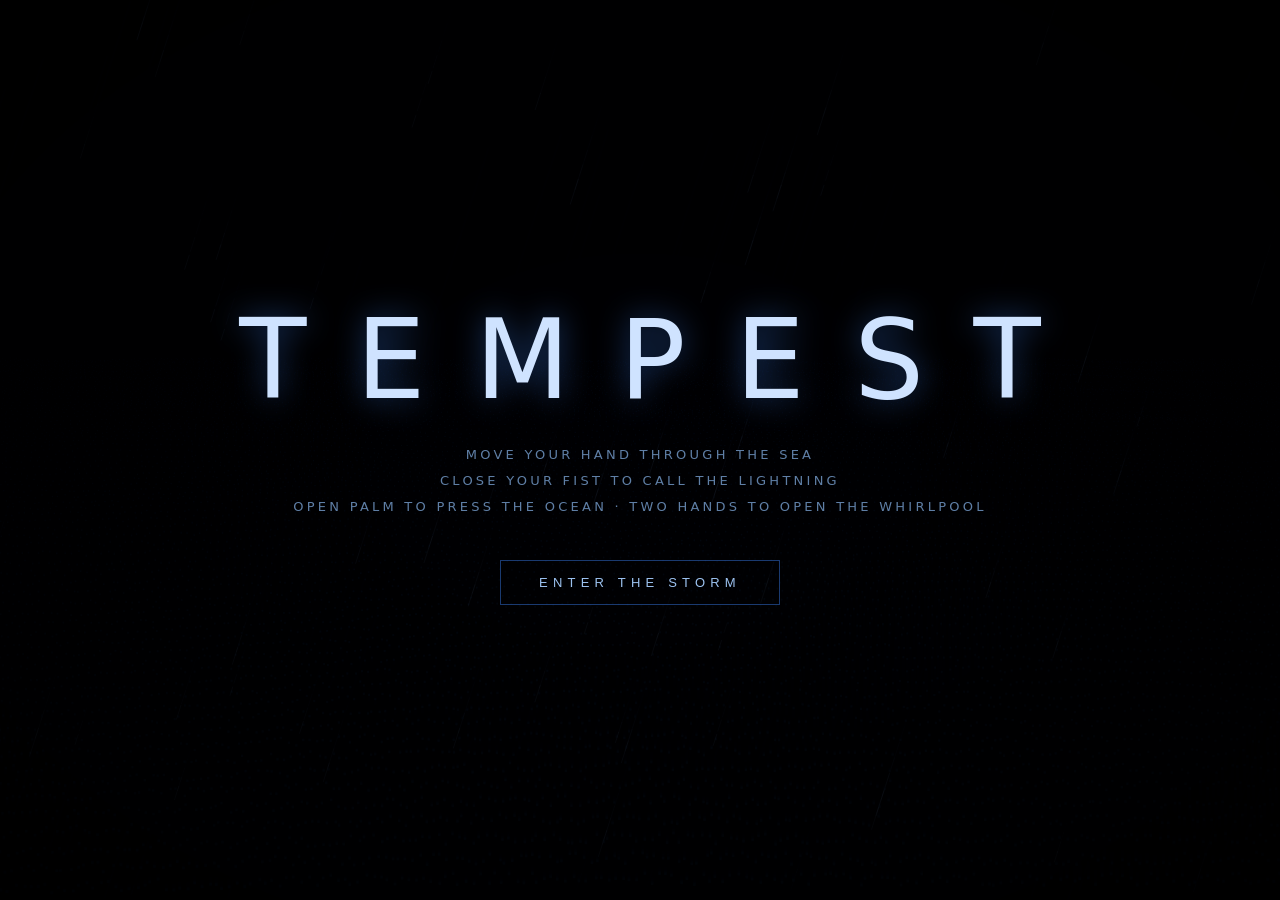
<file: tempest.html>
<!doctype html>
<html lang="en">
  <head>
    <meta charset="UTF-8" />
    <meta name="viewport" content="width=device-width, initial-scale=1.0" />
    <title>Tempest</title>
    <style>
      html,
      body {
        margin: 0;
        height: 100%;
        background: #000;
        overflow: hidden;
        font-family:
          "Segoe UI",
          system-ui,
          -apple-system,
          sans-serif;
      }
      body.live {
        cursor: none;
      }
      canvas {
        display: block;
      }
      /* ---------- camera box (bottom-right) ---------- */
      #camBox {
        position: fixed;
        right: 18px;
        bottom: 18px;
        width: 220px;
        aspect-ratio: 4 / 3;
        border: 1px solid rgba(59, 130, 246, 0.35);
        box-shadow: 0 0 22px rgba(59, 130, 246, 0.18);
        border-radius: 6px;
        overflow: hidden;
        background: #02060d;
        opacity: 0;
        transform: translateY(10px);
        transition:
          opacity 1s ease,
          transform 1s ease;
        z-index: 3;
      }
      #camBox.show {
        opacity: 1;
        transform: none;
      }
      #camBox video,
      #camBox canvas {
        position: absolute;
        inset: 0;
        width: 100%;
        height: 100%;
        object-fit: cover;
        transform: scaleX(-1); /* mirror, like a selfie */
      }
      #camBox video {
        filter: grayscale(0.6) brightness(0.75) contrast(1.1);
      }
      #camBox .tag {
        position: absolute;
        left: 8px;
        top: 6px;
        color: #7fa6d6;
        font-size: 9px;
        letter-spacing: 0.25em;
        text-transform: uppercase;
        z-index: 2;
      }
      #camBox .tag::before {
        content: "";
        display: inline-block;
        width: 6px;
        height: 6px;
        margin-right: 6px;
        border-radius: 50%;
        background: #3b82f6;
        box-shadow: 0 0 8px #3b82f6;
        vertical-align: 1px;
      }

      /* ---------- start screen ---------- */
      #overlay {
        position: fixed;
        inset: 0;
        display: flex;
        flex-direction: column;
        align-items: center;
        justify-content: center;
        gap: 18px;
        background: radial-gradient(
          ellipse at center,
          rgba(0, 0, 0, 0.35),
          rgba(0, 0, 0, 0.85)
        );
        transition: opacity 1.6s ease;
        z-index: 2;
      }
      #overlay.gone {
        opacity: 0;
        pointer-events: none;
      }
      #overlay h1 {
        margin: 0;
        color: #cfe3ff;
        font-weight: 200;
        font-size: clamp(42px, 9vw, 110px);
        letter-spacing: 0.45em;
        padding-left: 0.45em;
        text-shadow: 0 0 30px rgba(59, 130, 246, 0.45);
      }
      #overlay p {
        margin: 0;
        color: #5f7fa6;
        font-size: 13px;
        letter-spacing: 0.25em;
        text-transform: uppercase;
        text-align: center;
        line-height: 2;
      }
      #enter {
        margin-top: 22px;
        background: transparent;
        color: #9cc2f0;
        border: 1px solid rgba(59, 130, 246, 0.45);
        padding: 14px 38px;
        font-size: 13px;
        letter-spacing: 0.4em;
        text-transform: uppercase;
        cursor: pointer;
        transition: all 0.35s ease;
      }
      #enter:hover {
        color: #fff;
        border-color: #3b82f6;
        box-shadow:
          0 0 28px rgba(59, 130, 246, 0.55),
          inset 0 0 18px rgba(59, 130, 246, 0.25);
      }

      #status {
        position: fixed;
        left: 18px;
        bottom: 14px;
        color: #3d5a7d;
        font-size: 11px;
        letter-spacing: 0.2em;
        text-transform: uppercase;
        transition: opacity 1.2s ease;
        z-index: 3;
      }
    </style>
  </head>
  <body>
    <canvas id="sea"></canvas>
    <div id="camBox">
      <span class="tag">live</span>
      <video id="cam" playsinline muted></video>
      <canvas id="camDots" width="320" height="240"></canvas>
    </div>

    <div id="overlay">
      <h1>TEMPEST</h1>
      <p>
        move your hand through the sea<br />close your fist to call the
        lightning<br />open palm to press the ocean · two hands to open the
        whirlpool
      </p>
      <button id="enter">Enter the storm</button>
    </div>
    <div id="status"></div>

    <script type="module">
      const VISION_URL =
        "https://cdn.jsdelivr.net/npm/@mediapipe/tasks-vision@0.10.14/vision_bundle.mjs";

      const WASM_URL =
        "https://cdn.jsdelivr.net/npm/@mediapipe/tasks-vision@0.10.14/wasm";
      const MODEL_URL =
        "https://storage.googleapis.com/mediapipe-models/hand_landmarker/hand_landmarker/float16/1/hand_landmarker.task";

      /* =========================================================
   SETUP
   ========================================================= */
      const canvas = document.getElementById("sea");
      const ctx = canvas.getContext("2d");
      const video = document.getElementById("cam");
      const overlay = document.getElementById("overlay");
      const statusEl = document.getElementById("status");
      const camBox = document.getElementById("camBox");
      const dotsCv = document.getElementById("camDots");
      const dctx = dotsCv.getContext("2d");

      let W = 0,
        H = 0,
        DPR = 1,
        HORIZON = 0;

      // ocean grid (rows go from near -> far)
      const ROWS = 80,
        Z_NEAR = 1,
        Z_FAR = 16,
        CAM = 0.62;
      const SPRING = 0.035,
        DAMP = 0.9;
      let COLS = 0,
        N = 0;
      let pu, pz, prow, ox, oy, vx, vy, px, py, psz, plv;

      // colour levels: near-black navy -> electric blue -> white
      const COLORS = [
        "#040b16",
        "#071427",
        "#0b203d",
        "#113056",
        "#1a4778",
        "#2c6aa3",
        "#5b9fd6",
        "#cde9ff",
      ];

      function buildOcean() {
        COLS = Math.round(Math.min(230, Math.max(110, W / 6.5)));
        N = COLS * ROWS;
        pu = new Float32Array(N);
        pz = new Float32Array(N);
        prow = new Float32Array(N);
        ox = new Float32Array(N);
        oy = new Float32Array(N);
        vx = new Float32Array(N);
        vy = new Float32Array(N);
        px = new Float32Array(N);
        py = new Float32Array(N);
        psz = new Float32Array(N);
        plv = new Uint8Array(N);

        let i = 0;
        for (let r = 0; r < ROWS; r++) {
          const z = Z_NEAR * Math.pow(Z_FAR / Z_NEAR, r / (ROWS - 1));
          for (let c = 0; c < COLS; c++) {
            pu[i] = (c + (r % 2) * 0.5 + (Math.random() - 0.5) * 0.6) / COLS;
            pz[i] = z * (1 + (Math.random() - 0.5) * 0.02);
            prow[i] = r / (ROWS - 1);
            i++;
          }
        }
      }

      function resize() {
        DPR = Math.min(window.devicePixelRatio || 1, 1.5);
        W = innerWidth;
        H = innerHeight;
        canvas.width = Math.floor(W * DPR);
        canvas.height = Math.floor(H * DPR);
        canvas.style.width = W + "px";
        canvas.style.height = H + "px";
        HORIZON = H * 0.36;
        ctx.setTransform(DPR, 0, 0, DPR, 0, 0);
        ctx.fillStyle = "#000";
        ctx.fillRect(0, 0, W, H);
        buildOcean();
      }
      addEventListener("resize", resize);
      resize();

      /* =========================================================
   WORLD STATE
   ========================================================= */
      let t = 0,
        storm = 0,
        flash = 0,
        skyFlash = 0,
        shake = 0;
      let vortexS = 0,
        vortex = { x: 0, y: 0, r: 0 };
      let startTime = performance.now(),
        entered = false,
        enteredAt = 0;
      let nextDistant = performance.now() + 4000;

      const bolts = [];
      const shocks = [];
      const spray = [];
      const rain = [];
      for (let i = 0; i < 340; i++) {
        rain.push({
          x: Math.random() * W * 1.3,
          y: Math.random() * H,
          l: 8 + Math.random() * 20,
          s: 9 + Math.random() * 9,
        });
      }

      const clamp = (v, a, b) => (v < a ? a : v > b ? b : v);

      /* =========================================================
   HANDS (camera) + MOUSE FALLBACK
   ========================================================= */
      function makeHand() {
        return {
          active: false,
          missing: 0,
          x: 0,
          y: 0,
          vx: 0,
          vy: 0,
          speed: 0,
          size: 60,
          fist: false,
          open: false,
          press: 0,
        };
      }
      const hands = [makeHand(), makeHand()];
      const mouse = Object.assign(makeHand(), { tx: 0, ty: 0, lastMove: -1e9 });

      let landmarker = null,
        camReady = false,
        lastVideoTime = -1;

      function status(msg, hideAfter) {
        statusEl.textContent = msg;
        statusEl.style.opacity = 1;
        if (hideAfter)
          setTimeout(() => (statusEl.style.opacity = 0), hideAfter);
      }

      async function initHands() {
        try {
          status("waking the storm…");
          // loaded here so the ocean still runs even if the CDN is slow or offline
          const { FilesetResolver, HandLandmarker } = await import(VISION_URL);
          const fileset = await FilesetResolver.forVisionTasks(WASM_URL);
          const opts = (delegate) => ({
            baseOptions: { modelAssetPath: MODEL_URL, delegate },
            runningMode: "VIDEO",
            numHands: 2,
            minHandDetectionConfidence: 0.5,
            minHandPresenceConfidence: 0.5,
            minTrackingConfidence: 0.5,
          });
          try {
            landmarker = await HandLandmarker.createFromOptions(
              fileset,
              opts("GPU"),
            );
          } catch {
            landmarker = await HandLandmarker.createFromOptions(
              fileset,
              opts("CPU"),
            );
          }

          status("allow the camera to call the storm");
          const stream = await navigator.mediaDevices.getUserMedia({
            video: { width: 640, height: 480, facingMode: "user" },
            audio: false,
          });
          video.srcObject = stream;
          await video.play();
          camReady = true;
          camBox.classList.add("show");
          status("the storm is listening · show your hands", 6000);
        } catch (err) {
          console.warn(err);
          status("no camera · use your mouse (click = lightning)", 9000);
        }
      }

      // landmark (0..1, mirrored) -> screen. 1.3x so your hand reaches the edges easily
      function toScreen(lm) {
        return {
          x: (1 - lm.x - 0.5) * 1.3 * W + W / 2,
          y: (lm.y - 0.5) * 1.3 * H + H / 2,
        };
      }

      function readHand(lm) {
        const pts = lm.map(toScreen);
        const palmIds = [0, 5, 9, 13, 17];
        let cx = 0,
          cy = 0;
        for (const id of palmIds) {
          cx += pts[id].x;
          cy += pts[id].y;
        }
        cx /= 5;
        cy /= 5;
        const wrist = pts[0];
        const size = Math.hypot(pts[9].x - wrist.x, pts[9].y - wrist.y) || 1;
        let tipDist = 0;
        for (const id of [8, 12, 16, 20])
          tipDist += Math.hypot(pts[id].x - wrist.x, pts[id].y - wrist.y);
        const ratio = tipDist / 4 / size; // ~1.8 open hand, ~1.0 fist
        return { x: cx, y: cy, size, ratio };
      }

      function updateHand(h, d) {
        if (!h.active) {
          h.x = d.x;
          h.y = d.y;
          h.vx = h.vy = 0;
          h.speed = 0;
          h.fist = false;
          h.size = d.size;
        }
        h.active = true;
        h.missing = 0;
        const nx = h.x + (d.x - h.x) * 0.6;
        const ny = h.y + (d.y - h.y) * 0.6;
        h.vx = nx - h.x;
        h.vy = ny - h.y;
        h.x = nx;
        h.y = ny;
        h.size += (d.size - h.size) * 0.3;
        h.speed += (Math.hypot(h.vx, h.vy) - h.speed) * 0.35;

        const wasFist = h.fist;
        if (!h.fist && d.ratio < 1.2) h.fist = true;
        else if (h.fist && d.ratio > 1.45) h.fist = false;
        h.open = d.ratio > 1.6;
        if (h.fist && !wasFist) strike(h.x, h.y);
      }

      // hand skeleton drawn on top of the little camera box
      const BONES = [
        [0, 1],
        [1, 2],
        [2, 3],
        [3, 4],
        [0, 5],
        [5, 6],
        [6, 7],
        [7, 8],
        [5, 9],
        [9, 10],
        [10, 11],
        [11, 12],
        [9, 13],
        [13, 14],
        [14, 15],
        [15, 16],
        [13, 17],
        [17, 18],
        [18, 19],
        [19, 20],
        [0, 17],
      ];
      function drawCamDots(all) {
        const w = dotsCv.width,
          h = dotsCv.height;
        dctx.clearRect(0, 0, w, h);
        all.slice(0, 2).forEach((lm, n) => {
          const fist = hands[n] && hands[n].fist;
          dctx.strokeStyle = fist
            ? "rgba(255,255,255,0.9)"
            : "rgba(90,160,255,0.85)";
          dctx.lineWidth = 1.5;
          dctx.beginPath();
          for (const [a, b] of BONES) {
            dctx.moveTo(lm[a].x * w, lm[a].y * h);
            dctx.lineTo(lm[b].x * w, lm[b].y * h);
          }
          dctx.stroke();
          dctx.fillStyle = fist ? "#ffffff" : "#bfe0ff";
          for (const p of lm) dctx.fillRect(p.x * w - 1.5, p.y * h - 1.5, 3, 3);
        });
      }

      function detect(now) {
        if (
          !camReady ||
          video.readyState < 2 ||
          video.currentTime === lastVideoTime
        )
          return;
        lastVideoTime = video.currentTime;
        const res = landmarker.detectForVideo(video, now);
        drawCamDots(res.landmarks || []);
        const found = (res.landmarks || []).slice(0, 2).map(readHand);

        if (found.length === 2) {
          found.sort((a, b) => a.x - b.x);
          updateHand(hands[0], found[0]);
          updateHand(hands[1], found[1]);
        } else if (found.length === 1) {
          // give the single hand to whichever slot it is closest to
          const d = found[0];
          let slot = 0;
          if (
            hands[1].active &&
            (!hands[0].active ||
              Math.hypot(hands[1].x - d.x, hands[1].y - d.y) <
                Math.hypot(hands[0].x - d.x, hands[0].y - d.y))
          )
            slot = 1;
          updateHand(hands[slot], d);
          const other = hands[1 - slot];
          if (++other.missing > 6) other.active = false;
        } else {
          for (const h of hands) if (++h.missing > 6) h.active = false;
        }
      }

      addEventListener("mousemove", (e) => {
        mouse.tx = e.clientX;
        mouse.ty = e.clientY;
        mouse.lastMove = performance.now();
      });
      addEventListener("mousedown", (e) => {
        if (!entered) return;
        if (!hands[0].active && !hands[1].active) strike(e.clientX, e.clientY);
      });

      function updateMouse(now) {
        const camHands = hands[0].active || hands[1].active;
        if (camHands || now - mouse.lastMove > 2500 || !entered) {
          mouse.active = false;
          mouse.speed *= 0.8;
          return;
        }
        if (!mouse.active) {
          mouse.x = mouse.tx;
          mouse.y = mouse.ty;
        }
        mouse.active = true;
        const nx = mouse.x + (mouse.tx - mouse.x) * 0.5;
        const ny = mouse.y + (mouse.ty - mouse.y) * 0.5;
        mouse.vx = nx - mouse.x;
        mouse.vy = ny - mouse.y;
        mouse.x = nx;
        mouse.y = ny;
        mouse.speed +=
          (Math.hypot(mouse.vx, mouse.vy) * 0.6 - mouse.speed) * 0.3;
        mouse.size = 50;
      }

      const activeHands = () =>
        [hands[0], hands[1], mouse].filter((h) => h.active);

      /* =========================================================
   LIGHTNING
   ========================================================= */
      function boltPath(x1, y1, x2, y2, disp, depth) {
        let pts = [
          { x: x1, y: y1 },
          { x: x2, y: y2 },
        ];
        for (let k = 0; k < depth; k++) {
          const np = [pts[0]];
          for (let i = 0; i < pts.length - 1; i++) {
            const a = pts[i],
              b = pts[i + 1];
            np.push({
              x: (a.x + b.x) / 2 + (Math.random() - 0.5) * disp,
              y: (a.y + b.y) / 2 + (Math.random() - 0.5) * disp * 0.25,
            });
            np.push(b);
          }
          pts = np;
          disp *= 0.55;
        }
        return pts;
      }

      function makeBolt(x1, y1, x2, y2, power) {
        const len = Math.hypot(x2 - x1, y2 - y1);
        const main = boltPath(x1, y1, x2, y2, len * 0.35, 7);
        const branches = [];
        const nb = 2 + Math.floor(Math.random() * 3 * power);
        for (let k = 0; k < nb; k++) {
          const s = main[Math.floor(Math.random() * main.length * 0.75)];
          const ang = Math.PI / 2 + (Math.random() - 0.5) * 1.8;
          const bl = len * (0.12 + Math.random() * 0.25);
          branches.push(
            boltPath(
              s.x,
              s.y,
              s.x + Math.cos(ang) * bl,
              s.y + Math.sin(ang) * bl,
              bl * 0.45,
              5,
            ),
          );
        }
        return { main, branches, life: 1, power };
      }

      function strike(x, y) {
        bolts.push(makeBolt(x + (Math.random() - 0.5) * W * 0.3, -30, x, y, 1));
        flash = 1;
        shake = 1;
        storm = Math.min(1, storm + 0.45);
        shocks.push({ x, y, r: 10, str: 7 });
        if (y > HORIZON - 20) {
          for (let k = 0; k < 160; k++) {
            const a = -Math.PI * Math.random();
            const sp = 3 + Math.random() * 13;
            spray.push({
              x,
              y,
              vx: Math.cos(a) * sp,
              vy: Math.sin(a) * sp - 2,
              life: 1,
              decay: 0.01 + Math.random() * 0.02,
            });
          }
        }
      }

      function distantLightning(now) {
        if (now < nextDistant) return;
        nextDistant = now + (2500 + Math.random() * 7000) * (1 - storm * 0.6);
        const x = Math.random() * W;
        bolts.push(
          makeBolt(
            x,
            -10,
            x + (Math.random() - 0.5) * 120,
            HORIZON - Math.random() * H * 0.08,
            0.32,
          ),
        );
        skyFlash = 0.5 + Math.random() * 0.4;
      }

      function strokePath(p) {
        ctx.beginPath();
        ctx.moveTo(p[0].x, p[0].y);
        for (let i = 1; i < p.length; i++) ctx.lineTo(p[i].x, p[i].y);
        ctx.stroke();
      }

      function drawBolts() {
        ctx.lineCap = "round";
        ctx.lineJoin = "round";
        for (let i = bolts.length - 1; i >= 0; i--) {
          const b = bolts[i];
          const a = b.life * (Math.random() < 0.25 ? 0.3 : 1);
          const p = b.power;
          ctx.strokeStyle = `rgba(80,140,255,${a * 0.22})`;
          ctx.lineWidth = 16 * p;
          strokePath(b.main);
          ctx.strokeStyle = `rgba(160,205,255,${a * 0.5})`;
          ctx.lineWidth = 5 * p;
          strokePath(b.main);
          ctx.strokeStyle = `rgba(255,255,255,${a})`;
          ctx.lineWidth = 1.8 * p;
          strokePath(b.main);
          for (const br of b.branches) {
            ctx.strokeStyle = `rgba(150,200,255,${a * 0.35})`;
            ctx.lineWidth = 4 * p;
            strokePath(br);
            ctx.strokeStyle = `rgba(230,240,255,${a * 0.7})`;
            ctx.lineWidth = 1 * p;
            strokePath(br);
          }
          b.life -= p < 0.5 ? 0.05 : 0.055;
          if (b.life <= 0) bolts.splice(i, 1);
        }
      }

      /* =========================================================
   OCEAN
   ========================================================= */
      function waveH(x, z, t, chop) {
        return (
          Math.sin(x * 2.1 + z * 1.7 - t * 1.15) * 0.5 +
          Math.sin(-x * 1.3 + z * 2.8 - t * 1.75) * 0.3 +
          Math.sin(x * 3.9 + z * 1.05 + t * 1.25) * 0.2 +
          chop * Math.sin(x * 6.3 - z * 4.1 - t * 3.2) * 0.35
        );
      }

      function updateOcean(introF) {
        const amp = 0.03 + storm * 0.11;
        const chop = storm;
        const W11 = W * 1.1,
          W05 = W * 0.05,
          cx = W / 2;

        // collect forces from hands
        const wakes = [],
          presses = [];
        for (const h of activeHands()) {
          const sp = Math.min(h.speed, 40);
          if (sp > 0.8) {
            const r = 120 + sp * 4;
            wakes.push({
              x: h.x,
              y: h.y,
              vx: h.vx,
              vy: h.vy,
              r,
              r2: r * r,
              push: sp * 0.07,
              lift: sp * 0.05,
            });
            if (sp > 9 && h.y > HORIZON && spray.length < 1600) {
              const n = Math.floor((sp - 9) * 0.45);
              for (let k = 0; k < n; k++) {
                spray.push({
                  x: h.x + (Math.random() - 0.5) * r * 0.8,
                  y: h.y + (Math.random() - 0.5) * 30,
                  vx: h.vx * 0.35 + (Math.random() - 0.5) * 3,
                  vy: -(3 + Math.random() * 8) * (sp / 40) - 1,
                  life: 1,
                  decay: 0.015 + Math.random() * 0.02,
                });
              }
            }
          }
          const pressTarget = h.open && h.speed < 5 && h.y > HORIZON ? 1 : 0;
          h.press += (pressTarget - h.press) * 0.08;
          if (h.press > 0.02) {
            const R = Math.max(110, h.size * 2.4);
            presses.push({
              x: h.x,
              y: h.y,
              R,
              R2: R * R,
              ring2: (R * 1.8) ** 2,
              s: h.press,
            });
          }
        }

        // two hands -> whirlpool
        const two = hands[0].active && hands[1].active;
        const hd = two
          ? Math.hypot(hands[1].x - hands[0].x, hands[1].y - hands[0].y)
          : 0;
        vortexS += ((two && hd > 140 ? 1 : 0) - vortexS) * 0.05;
        if (two) {
          vortex.x = (hands[0].x + hands[1].x) / 2;
          vortex.y = (hands[0].y + hands[1].y) / 2;
          vortex.r = hd * 0.55;
        }
        const useV = vortexS > 0.02;
        const vR = vortex.r,
          vR2 = vR * vR;

        for (let i = 0; i < N; i++) {
          const z = pz[i],
            s = H / z;
          const bx = pu[i] * W11 - W05;
          const h = waveH((bx - cx) / s, z, t, chop);
          const hy = HORIZON + CAM * s - h * amp * s;
          const x = bx + ox[i],
            y = hy + oy[i];
          let fx = 0,
            fy = 0,
            k = SPRING;

          for (let w = 0; w < wakes.length; w++) {
            const q = wakes[w],
              dx = x - q.x,
              dy = y - q.y,
              d2 = dx * dx + dy * dy;
            if (d2 < q.r2) {
              const d = Math.sqrt(d2) + 0.001,
                f = 1 - d / q.r,
                f2 = f * f;
              fx += (dx / d) * f2 * q.push + q.vx * f2 * 0.06;
              fy +=
                (dy / d) * f2 * q.push * 0.6 + q.vy * f2 * 0.04 - f2 * q.lift;
            }
          }
          for (let p = 0; p < presses.length; p++) {
            const q = presses[p],
              dx = x - q.x,
              dy = y - q.y,
              d2 = dx * dx + dy * dy;
            if (d2 < q.R2) {
              const f = 1 - Math.sqrt(d2) / q.R;
              fy += q.s * f * f * 2.2;
            } else if (d2 < q.ring2) {
              const d = Math.sqrt(d2),
                f = 1 - Math.abs(d - q.R * 1.4) / (q.R * 0.4);
              if (f > 0) fy -= q.s * f * 1.1;
            }
          }
          if (useV) {
            const dx = x - vortex.x,
              dy = y - vortex.y,
              d2 = dx * dx + dy * dy;
            if (d2 < vR2) {
              const d = Math.sqrt(d2) + 0.001,
                f = 1 - d / vR,
                vs = vortexS;
              fx += (-dy / d) * f * vs * 2.4 - (dx / d) * f * vs * 0.3;
              fy +=
                (dx / d) * f * vs * 1.5 -
                (dy / d) * f * vs * 0.3 +
                f * f * vs * 1.2;
              k *= 1 - 0.85 * f * vs;
            }
          }
          for (let sI = 0; sI < shocks.length; sI++) {
            const q = shocks[sI],
              dx = x - q.x,
              dy = y - q.y;
            const d = Math.sqrt(dx * dx + dy * dy) + 0.001,
              diff = Math.abs(d - q.r);
            if (diff < 70) {
              const f = q.str * (1 - diff / 70);
              fx += (dx / d) * f;
              fy += (dy / d) * f * 0.6 - f * 0.4;
            }
          }

          let nvx = (vx[i] + fx - ox[i] * k) * DAMP;
          let nvy = (vy[i] + fy - oy[i] * k) * DAMP;
          nvx = clamp(nvx, -60, 60);
          nvy = clamp(nvy, -60, 60);
          vx[i] = nvx;
          vy[i] = nvy;
          ox[i] += nvx;
          oy[i] += nvy;
          px[i] = bx + ox[i];
          py[i] = hy + oy[i];
          psz[i] = 0.55 + 2.2 / z;

          // brightness: wave crests + how hard the water is moving + lightning
          const crest = clamp((h + 1) * 0.5, 0, 1);
          const depthB = 1 - prow[i] * 0.55;
          const energy = (Math.abs(nvx) + Math.abs(nvy)) * 0.05;
          let b =
            crest * crest * crest * (0.45 + storm * 0.35) * depthB +
            energy +
            flash * 0.7 * depthB +
            skyFlash * 0.18 * prow[i] +
            0.05;
          b *= introF;
          plv[i] = b >= 1 ? 7 : (b * 8) | 0;

          // storm crests throw spray on their own
          if (
            storm > 0.4 &&
            crest > 0.97 &&
            prow[i] < 0.35 &&
            spray.length < 1600 &&
            Math.random() < storm * 0.004
          ) {
            spray.push({
              x: px[i],
              y: py[i],
              vx: (Math.random() - 0.5) * 2 - 1,
              vy: -(2 + Math.random() * 5 * storm),
              life: 0.8,
              decay: 0.02 + Math.random() * 0.02,
            });
          }
        }

        for (let sI = shocks.length - 1; sI >= 0; sI--) {
          const q = shocks[sI];
          q.r += 22;
          q.str *= 0.95;
          if (q.r > Math.max(W, H) * 1.3 || q.str < 0.2) shocks.splice(sI, 1);
        }
      }

      function drawOcean() {
        for (let L = 0; L < 8; L++) {
          ctx.fillStyle = COLORS[L];
          for (let i = 0; i < N; i++) {
            if (plv[i] === L) ctx.fillRect(px[i], py[i], psz[i], psz[i]);
          }
        }
      }

      /* =========================================================
   SPRAY, RAIN, SKY, HAND GLOW
   ========================================================= */
      function updateDrawSpray() {
        ctx.fillStyle = "#cfe8ff";
        for (let i = spray.length - 1; i >= 0; i--) {
          const s = spray[i];
          s.vy += 0.32;
          s.vx *= 0.99;
          s.x += s.vx;
          s.y += s.vy;
          s.life -= s.decay;
          if (s.life <= 0 || s.y > H + 10) {
            spray[i] = spray[spray.length - 1];
            spray.pop();
            continue;
          }
          ctx.globalAlpha = s.life * 0.85;
          ctx.fillRect(s.x, s.y, 1.7, 1.7);
        }
        ctx.globalAlpha = 1;
      }

      function drawRain() {
        const count = Math.floor(90 + storm * 240);
        ctx.strokeStyle = `rgba(130,170,215,${0.1 + storm * 0.18 + flash * 0.3})`;
        ctx.lineWidth = 1;
        ctx.beginPath();
        for (let i = 0; i < count; i++) {
          const d = rain[i];
          d.x -= d.s * 0.32 * (1 + storm);
          d.y += d.s * (1 + storm * 0.6);
          if (d.y > H || d.x < -30) {
            d.y = -20 - Math.random() * 100;
            d.x = Math.random() * W * 1.3;
          }
          ctx.moveTo(d.x, d.y);
          ctx.lineTo(d.x + d.l * 0.32, d.y - d.l);
        }
        ctx.stroke();
      }

      function drawSky() {
        if (skyFlash < 0.02) return;
        const g = ctx.createLinearGradient(0, 0, 0, HORIZON * 1.15);
        g.addColorStop(0, `rgba(110,150,215,${skyFlash * 0.22})`);
        g.addColorStop(1, "rgba(110,150,215,0)");
        ctx.fillStyle = g;
        ctx.fillRect(-20, -20, W + 40, HORIZON * 1.15 + 20);
      }

      function drawHandGlow() {
        ctx.globalCompositeOperation = "lighter";
        for (const h of activeHands()) {
          const r = Math.max(60, h.size * 1.6);
          const g = ctx.createRadialGradient(h.x, h.y, 0, h.x, h.y, r);
          if (h.fist) {
            g.addColorStop(0, "rgba(220,235,255,0.14)");
            g.addColorStop(1, "rgba(220,235,255,0)");
          } else {
            g.addColorStop(0, "rgba(70,140,255,0.08)");
            g.addColorStop(1, "rgba(70,140,255,0)");
          }
          ctx.fillStyle = g;
          ctx.fillRect(h.x - r, h.y - r, r * 2, r * 2);
        }
        ctx.globalCompositeOperation = "source-over";
      }

      function drawHints(now) {
        if (!entered) return;
        const e = (now - enteredAt) / 1000;
        if (e < 2.5 || e > 12) return;
        const a = Math.min(1, (e - 2.5) / 1.5) * Math.min(1, (12 - e) / 2);
        ctx.textAlign = "center";
        ctx.font = "300 13px 'Segoe UI', system-ui, sans-serif";
        ctx.fillStyle = `rgba(110,150,200,${a * 0.18})`;
        ctx.fillText(
          "M O V E   Y O U R   H A N D   T H R O U G H   T H E   S E A",
          W / 2,
          H * 0.17,
        );
        ctx.fillText(
          "C L O S E   Y O U R   F I S T   T O   S T R I K E",
          W / 2,
          H * 0.17 + 26,
        );
      }

      /* =========================================================
   MAIN LOOP
   ========================================================= */
      let last = performance.now();
      function frame(now) {
        const dt = Math.min(0.05, (now - last) / 1000);
        last = now;

        detect(now);
        updateMouse(now);
        distantLightning(now);

        // storm level follows how wild your hands are
        let energy = 0;
        for (const h of activeHands()) energy += h.speed;
        const target = Math.min(1, energy / 28);
        storm += (target - storm) * (target > storm ? 0.06 : 0.008);
        t += dt * (1 + storm * 0.9);

        const introF =
          clamp((now - startTime) / 4500, 0, 1) * (entered ? 1 : 0.45);

        // dark trail instead of a full clear = motion blur
        ctx.setTransform(DPR, 0, 0, DPR, 0, 0);
        ctx.fillStyle = "rgba(0,2,7,0.42)";
        ctx.fillRect(0, 0, W, H);

        const sh = shake * shake * 14;
        ctx.translate((Math.random() - 0.5) * sh, (Math.random() - 0.5) * sh);

        drawSky();
        updateOcean(introF);
        drawOcean();
        updateDrawSpray();
        drawRain();
        drawBolts();
        drawHandGlow();
        drawHints(now);

        if (flash > 0.01) {
          ctx.fillStyle = `rgba(200,225,255,${flash * 0.35})`;
          ctx.fillRect(-30, -30, W + 60, H + 60);
        }

        flash *= 0.86;
        skyFlash *= 0.9;
        shake *= 0.88;

        requestAnimationFrame(frame);
      }
      requestAnimationFrame(frame);

      /* =========================================================
   START + KEYS
   ========================================================= */
      document.getElementById("enter").addEventListener("click", () => {
        entered = true;
        enteredAt = performance.now();
        startTime = performance.now() - 1500;
        overlay.classList.add("gone");
        document.body.classList.add("live");
        initHands();
      });

      addEventListener("keydown", (e) => {
        if ((e.key === "c" || e.key === "C") && camReady)
          camBox.classList.toggle("show");
        if (e.key === "f" || e.key === "F") {
          if (!document.fullscreenElement)
            document.documentElement.requestFullscreen?.();
          else document.exitFullscreen?.();
        }
      });
    </script>
  </body>
</html>
</file>
<file: PongGame/style.css>
body {
    margin: 0;
    background: black;
    display: flex;
    justify-content: center;
    align-items: center;
    height: 100vh;
    font-family: 'Press Start 2P', cursive;
}

canvas {
    background: radial-gradient(
            circle,
            #111,
            #000
        );
    border: 3px solid #00ffff;

    box-shadow:
        0 0 10px #00ffff,
        0 0 20px #00ffff,
        0 0 40px #00ffff;
}
</file>
